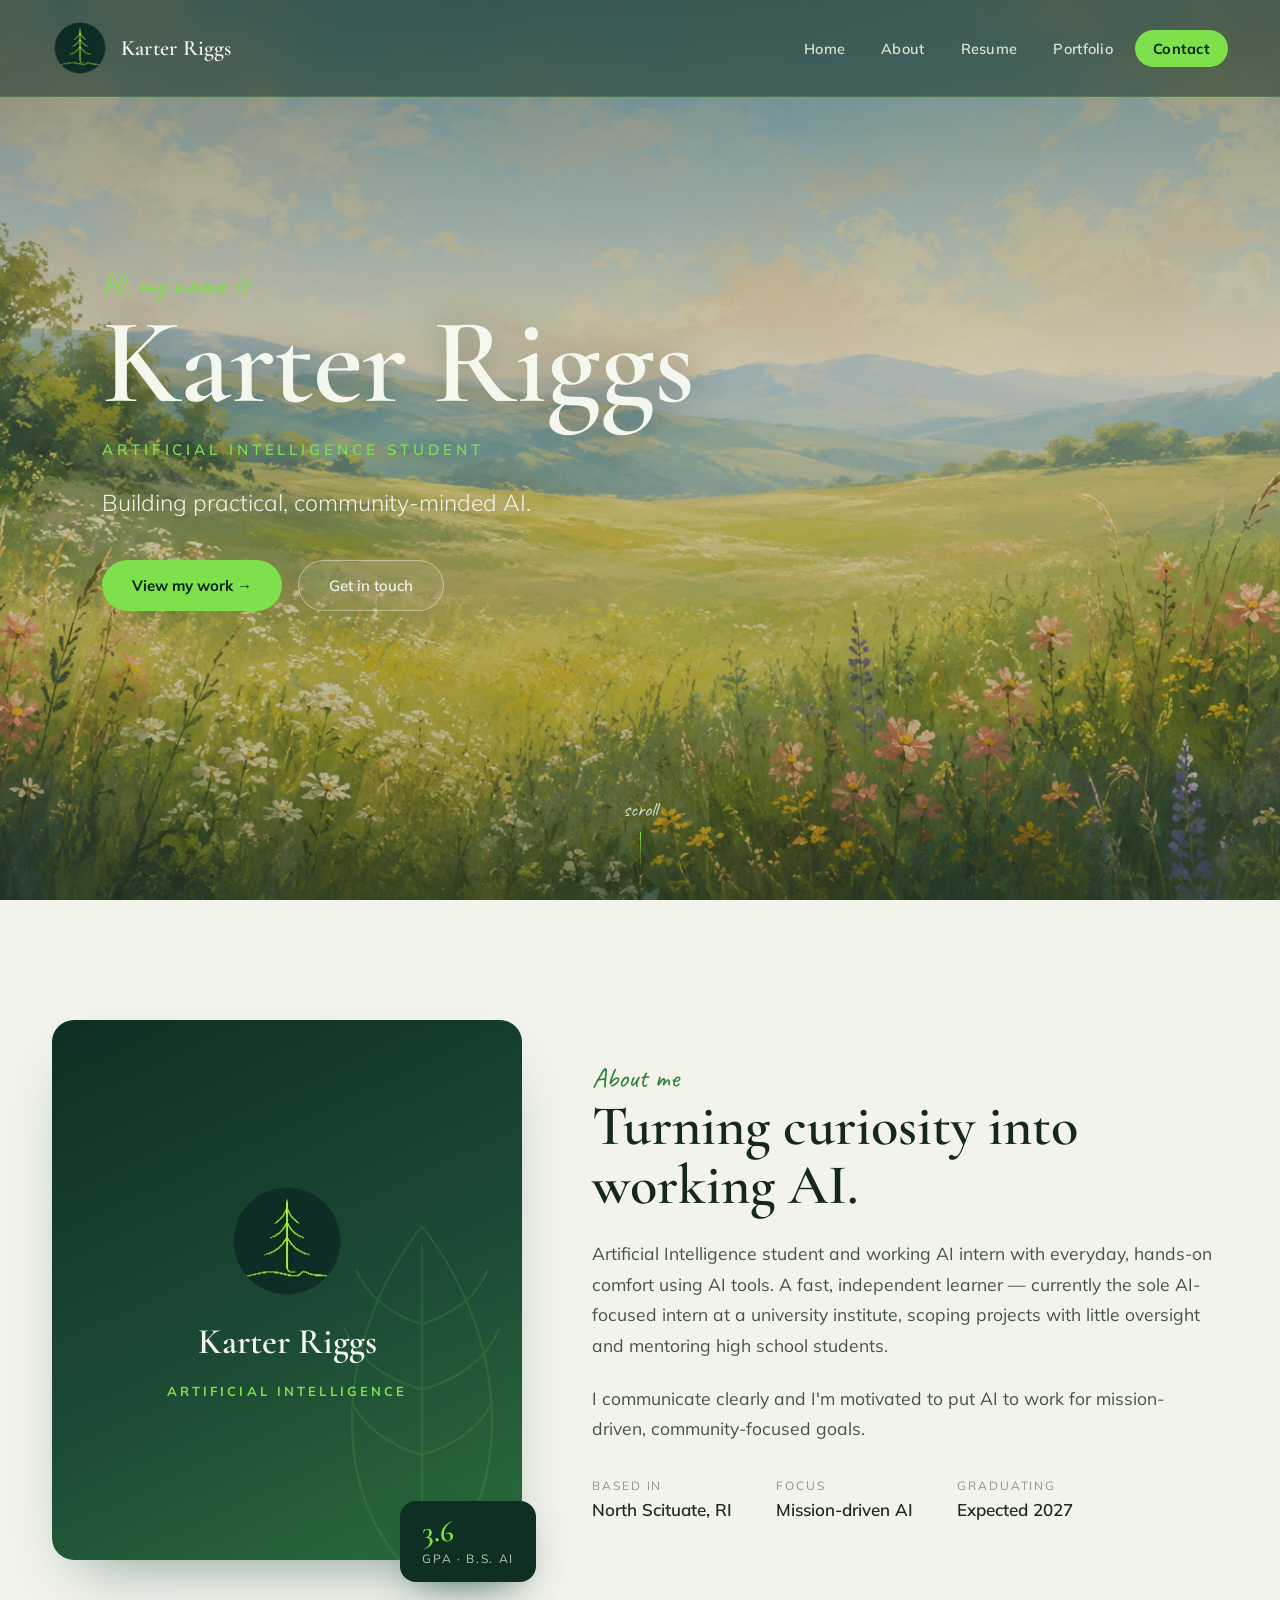
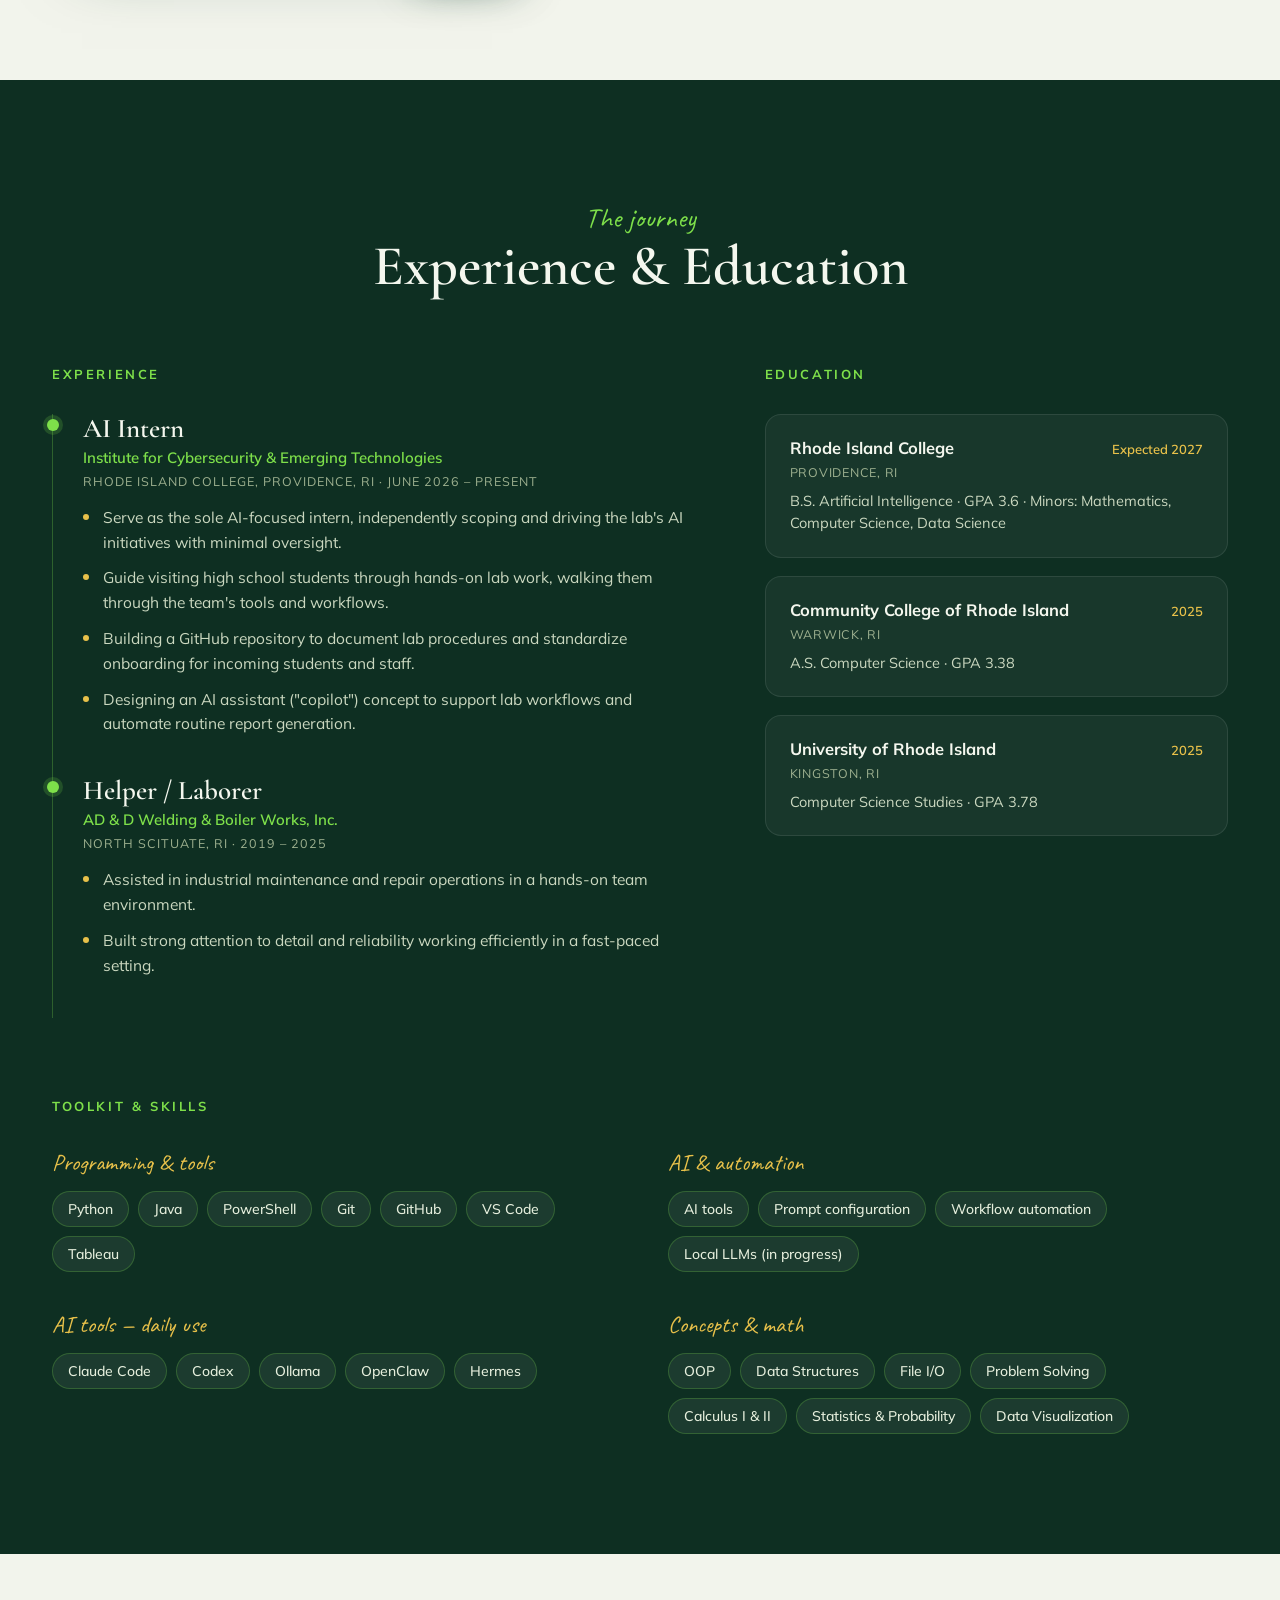
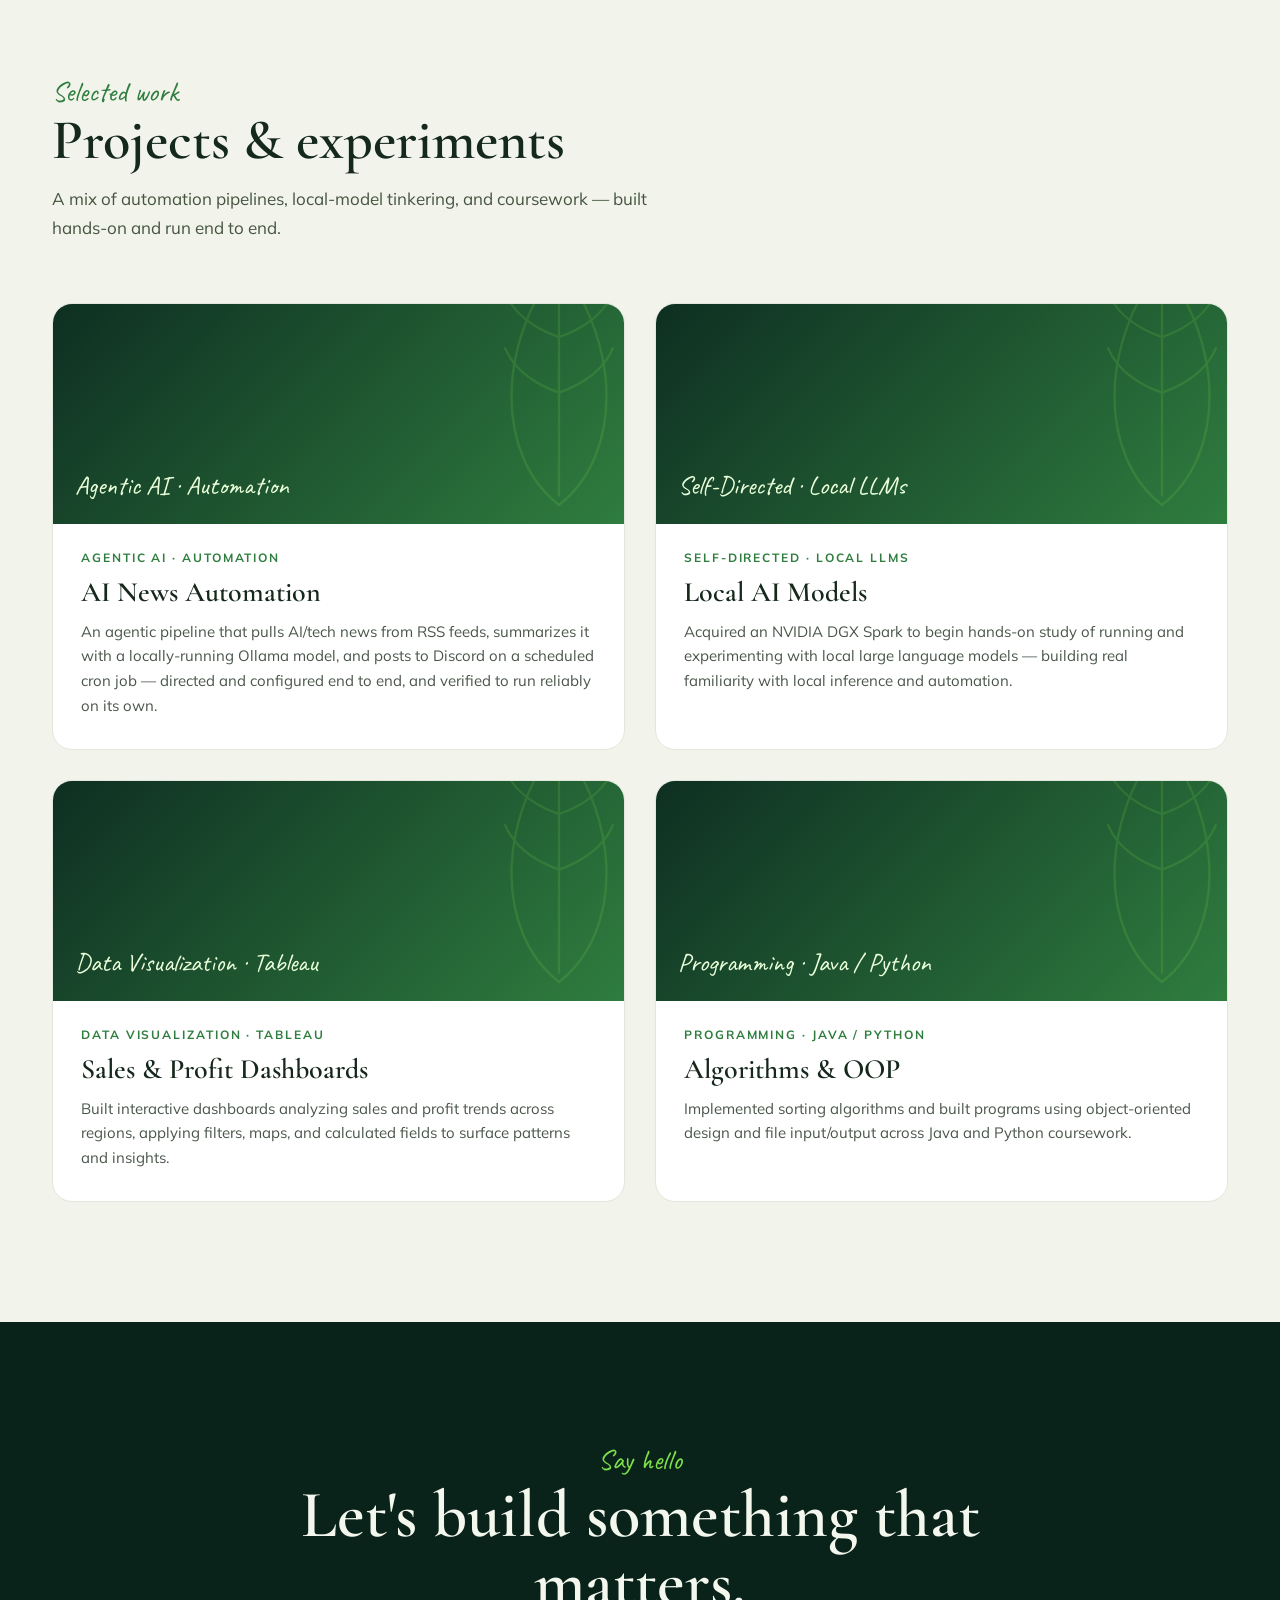
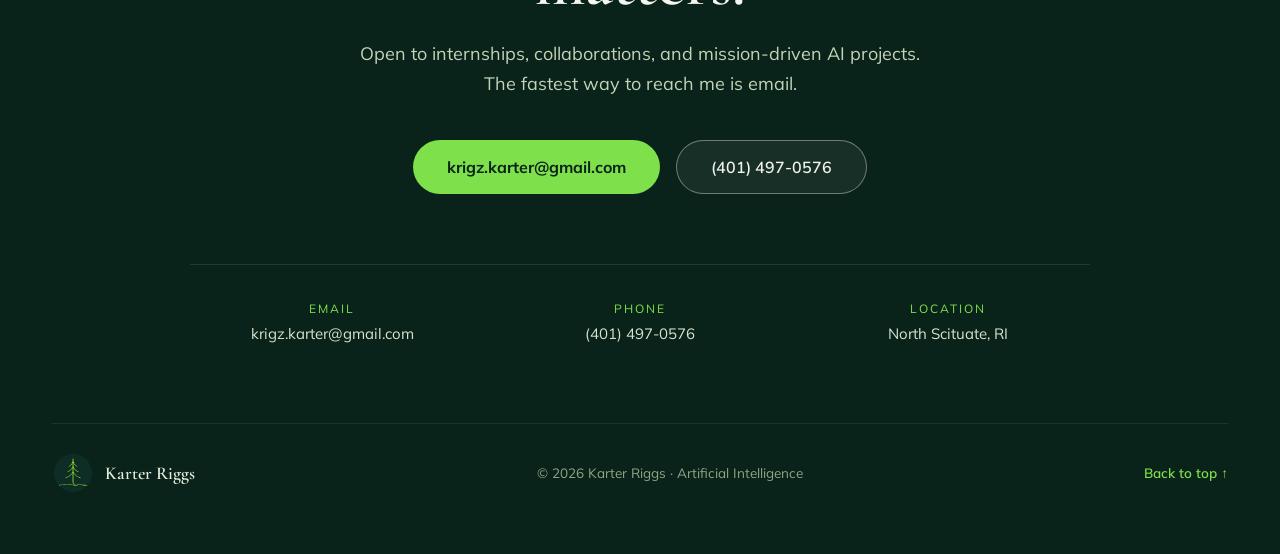
<file: index.html>
<!DOCTYPE html>
<html lang="en">
<head>
<meta charset="utf-8">
<meta name="viewport" content="width=device-width, initial-scale=1">
<title>Karter Riggs — Artificial Intelligence Student & Portfolio</title>
<meta name="description" content="Karter Riggs — Artificial Intelligence student and working AI intern. Building practical, community-minded AI: local LLMs, agentic automation, and AI tooling.">
<meta name="author" content="Karter Riggs">
<meta property="og:title" content="Karter Riggs — AI Student & Portfolio">
<meta property="og:description" content="Building practical, community-minded AI.">
<meta property="og:type" content="website">
<link rel="preconnect" href="https://fonts.googleapis.com">
<link rel="preconnect" href="https://fonts.gstatic.com" crossorigin>
<link href="https://fonts.googleapis.com/css2?family=Cormorant+Garamond:wght@500;600;700&family=Mulish:wght@300;400;500;600;700;800&family=Caveat:wght@500;600&display=swap" rel="stylesheet">
<link rel="icon" href="logo.png">
<style>
  html { scroll-behavior: smooth; scroll-padding-top: 92px; }
  body { margin: 0; background: #f2f4ec; -webkit-font-smoothing: antialiased; }
  * { box-sizing: border-box; }
  ::selection { background: #7ee04a; color: #0a231a; }
  @keyframes scrollpulse { 0%{ transform: translateY(0); opacity:.9 } 50%{ transform: translateY(10px); opacity:.3 } 100%{ transform: translateY(0); opacity:.9 } }
  a { -webkit-tap-highlight-color: transparent; }

  /* hover states */
  .navlink { transition: color .25s ease, background .25s ease; }
  .navlink:hover { color:#7ee04a; background:rgba(126,224,74,0.1); }
  .btn-lime { transition: filter .25s ease, transform .25s ease; }
  .btn-lime:hover { filter:brightness(1.08); transform:translateY(-2px); }
  .btn-ghost { transition: background .25s ease, transform .25s ease; }
  .btn-ghost:hover { background:rgba(255,255,255,0.14); transform:translateY(-2px); }
  .proj-card { transition: transform .35s cubic-bezier(.2,.7,.2,1), box-shadow .35s ease; }
  .proj-card:hover { transform:translateY(-8px); box-shadow:0 30px 60px -34px rgba(15,61,46,0.55); }

  /* scroll reveal */
  .reveal { opacity:0; transform:translateY(30px); transition:opacity .9s cubic-bezier(.2,.7,.2,1), transform .9s cubic-bezier(.2,.7,.2,1); }
  .reveal.in { opacity:1; transform:none; }
  @media (prefers-reduced-motion: reduce){ .reveal{opacity:1 !important;transform:none !important;} }

  /* responsive (desktop layout unchanged; only stacks on small screens) */
  @media (max-width: 900px){
    .about-grid, .resume-grid, .skills-grid, .projects-grid, .contact-info { grid-template-columns: 1fr !important; }
    .sec { padding: 84px 22px !important; }
    nav[data-nav]{ padding:14px 20px !important; }
    .about-portrait{ height:420px !important; }
    .foot-row{ justify-content:center !important; text-align:center !important; }
  }
</style>
</head>
<body>
<div style="font-family:'Mulish',sans-serif;color:#1c2a1e;overflow-x:hidden;">

  <!-- ============ NAV ============ -->
  <nav data-nav style="position:fixed;top:0;left:0;right:0;z-index:60;display:flex;align-items:center;justify-content:space-between;padding:20px 52px;background:rgba(14,47,34,0.5);backdrop-filter:blur(12px);-webkit-backdrop-filter:blur(12px);border-bottom:1px solid rgba(126,224,74,0.16);transition:background .45s ease, padding .45s ease, box-shadow .45s ease;">
    <a href="#home" style="display:flex;align-items:center;gap:13px;text-decoration:none;">
      <img src="logo.png" alt="Karter Riggs logo" style="width:56px;height:56px;display:block;object-fit:contain;">
      <span style="font-family:'Cormorant Garamond',serif;font-size:22px;font-weight:600;color:#f2f4ec;letter-spacing:.01em;">Karter Riggs</span>
    </a>
    <div style="display:flex;align-items:center;gap:8px;flex-wrap:wrap;">
      <a href="#home" class="navlink" style="text-decoration:none;color:#dbe6d3;font-size:14.5px;font-weight:600;letter-spacing:.02em;padding:8px 14px;border-radius:999px;">Home</a>
      <a href="#about" class="navlink" style="text-decoration:none;color:#dbe6d3;font-size:14.5px;font-weight:600;letter-spacing:.02em;padding:8px 14px;border-radius:999px;">About</a>
      <a href="#resume" class="navlink" style="text-decoration:none;color:#dbe6d3;font-size:14.5px;font-weight:600;letter-spacing:.02em;padding:8px 14px;border-radius:999px;">Resume</a>
      <a href="#portfolio" class="navlink" style="text-decoration:none;color:#dbe6d3;font-size:14.5px;font-weight:600;letter-spacing:.02em;padding:8px 14px;border-radius:999px;">Portfolio</a>
      <a href="#contact" class="btn-lime" style="text-decoration:none;color:#0a231a;background:#7ee04a;font-size:14.5px;font-weight:700;letter-spacing:.02em;padding:9px 18px;border-radius:999px;">Contact</a>
    </div>
  </nav>

  <!-- ============ HERO ============ -->
  <section id="home" style="position:relative;min-height:100vh;display:flex;align-items:center;overflow:hidden;">
    <div style="position:absolute;inset:0;width:100%;height:100%;z-index:0;background:url('painted-meadow.png') center center / cover no-repeat;"></div>
    <div style="position:absolute;inset:0;z-index:1;pointer-events:none;opacity:.55;background:linear-gradient(180deg, rgba(10,35,26,0.78) 0%, rgba(10,35,26,0.30) 42%, rgba(10,35,26,0.55) 100%);"></div>
    <div style="position:relative;z-index:2;max-width:1180px;margin:0 auto;padding:120px 52px 140px;width:100%;pointer-events:none;">
      <div style="max-width:760px;">
        <div class="reveal" style="font-family:'Caveat',cursive;font-size:30px;color:#7ee04a;line-height:1;margin-bottom:6px;">Hi, my name is</div>
        <h1 class="reveal" data-reveal-delay="80ms" style="font-family:'Cormorant Garamond',serif;font-weight:600;font-size:clamp(58px,9.5vw,140px);line-height:0.95;letter-spacing:-0.01em;color:#f4f7ee;margin:0 0 18px;text-shadow:0 2px 40px rgba(6,20,14,0.45);">Karter Riggs</h1>
        <div class="reveal" data-reveal-delay="160ms" style="display:inline-block;font-weight:600;font-size:15px;letter-spacing:0.26em;text-transform:uppercase;color:#7ee04a;margin-bottom:26px;">Artificial Intelligence Student</div>
        <p class="reveal" data-reveal-delay="230ms" style="font-family:'Mulish',sans-serif;font-weight:300;font-size:clamp(18px,2vw,23px);line-height:1.6;color:#eef3e6;max-width:600px;margin:0 0 38px;text-shadow:0 1px 20px rgba(6,20,14,0.4);">Building practical, community-minded AI.</p>
        <div class="reveal" data-reveal-delay="300ms" style="display:flex;gap:16px;flex-wrap:wrap;pointer-events:auto;">
          <a href="#portfolio" class="btn-lime" style="display:inline-flex;align-items:center;gap:9px;text-decoration:none;background:#7ee04a;color:#0a231a;font-weight:700;font-size:15px;padding:15px 30px;border-radius:999px;">View my work →</a>
          <a href="#contact" class="btn-ghost" style="display:inline-flex;align-items:center;gap:9px;text-decoration:none;background:rgba(255,255,255,0.06);color:#f2f4ec;font-weight:600;font-size:15px;padding:15px 30px;border-radius:999px;border:1px solid rgba(242,244,236,0.45);">Get in touch</a>
        </div>
      </div>
    </div>
    <div style="position:absolute;bottom:28px;left:50%;transform:translateX(-50%);z-index:2;pointer-events:none;display:flex;flex-direction:column;align-items:center;gap:10px;color:#cfe0c4;">
      <span style="font-family:'Caveat',cursive;font-size:20px;">scroll</span>
      <span style="display:block;width:1px;height:40px;background:linear-gradient(#7ee04a, transparent);animation:scrollpulse 2.2s ease-in-out infinite;"></span>
    </div>
  </section>

  <!-- ============ ABOUT ============ -->
  <section id="about" class="sec" style="background:#f2f4ec;padding:120px 52px;">
    <div class="about-grid" style="max-width:1180px;margin:0 auto;display:grid;grid-template-columns:0.85fr 1.15fr;gap:70px;align-items:center;">
      <div class="reveal" style="position:relative;">
        <div class="about-portrait" style="position:relative;width:100%;height:540px;border-radius:22px;overflow:hidden;box-shadow:0 30px 60px -30px rgba(15,61,46,0.5);background:linear-gradient(155deg,#0e2f22 0%,#1c4a34 55%,#2f7d3f 120%);display:flex;flex-direction:column;align-items:center;justify-content:center;gap:20px;">
          <svg viewBox="0 0 240 320" aria-hidden="true" fill="none" stroke="#7ee04a" stroke-width="2" stroke-linecap="round" stroke-linejoin="round" style="position:absolute;right:-40px;bottom:-30px;width:280px;opacity:.12;">
            <path d="M120 312 C40 250 40 110 120 8 C200 110 200 250 120 312 Z"/><path d="M120 300 L120 24"/>
            <path d="M120 92 C150 82 168 66 176 46"/><path d="M120 92 C90 82 72 66 64 46"/>
            <path d="M120 148 C154 138 176 120 186 96"/><path d="M120 148 C86 138 64 120 54 96"/>
            <path d="M120 204 C150 195 170 179 180 159"/><path d="M120 204 C90 195 70 179 60 159"/>
          </svg>
          <img src="logo.png" alt="Karter Riggs logo" style="width:118px;height:118px;object-fit:contain;position:relative;">
          <div style="font-family:'Cormorant Garamond',serif;font-size:36px;font-weight:600;color:#f4f7ee;position:relative;">Karter Riggs</div>
          <div style="font-size:13px;letter-spacing:.24em;text-transform:uppercase;color:#7ee04a;font-weight:700;position:relative;">Artificial Intelligence</div>
        </div>
        <div style="position:absolute;bottom:-22px;right:-14px;background:#0e2f22;color:#f2f4ec;padding:16px 22px;border-radius:16px;box-shadow:0 18px 40px -18px rgba(15,61,46,0.7);">
          <div style="font-family:'Cormorant Garamond',serif;font-size:30px;font-weight:600;line-height:1;color:#7ee04a;">3.6</div>
          <div style="font-size:12px;letter-spacing:.14em;text-transform:uppercase;color:#b8c9ad;margin-top:4px;">GPA · B.S. AI</div>
        </div>
      </div>
      <div class="reveal" data-reveal-delay="120ms">
        <div style="font-family:'Caveat',cursive;font-size:28px;color:#2f7d3f;margin-bottom:2px;">About me</div>
        <h2 style="font-family:'Cormorant Garamond',serif;font-weight:600;font-size:clamp(34px,4.4vw,58px);line-height:1.04;color:#15281c;margin:0 0 24px;">Turning curiosity into working&nbsp;AI.</h2>
        <p style="font-size:17.5px;line-height:1.75;color:#45543f;margin:0 0 22px;max-width:620px;">Artificial Intelligence student and working AI intern with everyday, hands-on comfort using AI tools. A fast, independent learner — currently the sole AI-focused intern at a university institute, scoping projects with little oversight and mentoring high school students.</p>
        <p style="font-size:17.5px;line-height:1.75;color:#45543f;margin:0 0 34px;max-width:620px;">I communicate clearly and I'm motivated to put AI to work for mission-driven, community-focused goals.</p>
        <div style="display:flex;gap:44px;flex-wrap:wrap;">
          <div>
            <div style="font-size:12px;letter-spacing:.16em;text-transform:uppercase;color:#8a9a7f;margin-bottom:6px;">Based in</div>
            <div style="font-size:17px;font-weight:600;color:#1c2a1e;">North Scituate, RI</div>
          </div>
          <div>
            <div style="font-size:12px;letter-spacing:.16em;text-transform:uppercase;color:#8a9a7f;margin-bottom:6px;">Focus</div>
            <div style="font-size:17px;font-weight:600;color:#1c2a1e;">Mission-driven AI</div>
          </div>
          <div>
            <div style="font-size:12px;letter-spacing:.16em;text-transform:uppercase;color:#8a9a7f;margin-bottom:6px;">Graduating</div>
            <div style="font-size:17px;font-weight:600;color:#1c2a1e;">Expected 2027</div>
          </div>
        </div>
      </div>
    </div>
  </section>

  <!-- ============ RESUME ============ -->
  <section id="resume" class="sec" style="background:#0e2f22;padding:120px 52px;position:relative;">
    <div style="max-width:1180px;margin:0 auto;">
      <div class="reveal" style="text-align:center;margin-bottom:70px;">
        <div style="font-family:'Caveat',cursive;font-size:28px;color:#7ee04a;margin-bottom:2px;">The journey</div>
        <h2 style="font-family:'Cormorant Garamond',serif;font-weight:600;font-size:clamp(34px,4.4vw,58px);line-height:1.04;color:#f4f7ee;margin:0;">Experience &amp; Education</h2>
      </div>

      <div class="resume-grid" style="display:grid;grid-template-columns:1.4fr 1fr;gap:64px;">
        <!-- Experience -->
        <div>
          <div style="font-size:13px;letter-spacing:.2em;text-transform:uppercase;color:#7ee04a;font-weight:700;margin-bottom:32px;">Experience</div>

          <div class="reveal" style="position:relative;padding-left:30px;padding-bottom:40px;border-left:1px solid rgba(126,224,74,0.28);">
            <span style="position:absolute;left:-6.5px;top:5px;width:12px;height:12px;border-radius:50%;background:#7ee04a;box-shadow:0 0 0 4px rgba(126,224,74,0.18);"></span>
            <h3 style="font-family:'Cormorant Garamond',serif;font-weight:600;font-size:27px;line-height:1.12;color:#f4f7ee;margin:0 0 4px;">AI Intern</h3>
            <div style="font-size:15px;font-weight:600;color:#7ee04a;margin-bottom:6px;">Institute for Cybersecurity &amp; Emerging Technologies</div>
            <div style="font-size:12.5px;letter-spacing:.08em;text-transform:uppercase;color:#9db08f;margin-bottom:16px;">Rhode Island College, Providence, RI · June 2026 – Present</div>
            <ul style="list-style:none;margin:0;padding:0;display:flex;flex-direction:column;gap:11px;">
              <li style="position:relative;padding-left:20px;font-size:15.5px;line-height:1.6;color:#cbd8c0;"><span style="position:absolute;left:0;top:9px;width:6px;height:6px;border-radius:50%;background:#e8c14a;"></span>Serve as the sole AI-focused intern, independently scoping and driving the lab's AI initiatives with minimal oversight.</li>
              <li style="position:relative;padding-left:20px;font-size:15.5px;line-height:1.6;color:#cbd8c0;"><span style="position:absolute;left:0;top:9px;width:6px;height:6px;border-radius:50%;background:#e8c14a;"></span>Guide visiting high school students through hands-on lab work, walking them through the team's tools and workflows.</li>
              <li style="position:relative;padding-left:20px;font-size:15.5px;line-height:1.6;color:#cbd8c0;"><span style="position:absolute;left:0;top:9px;width:6px;height:6px;border-radius:50%;background:#e8c14a;"></span>Building a GitHub repository to document lab procedures and standardize onboarding for incoming students and staff.</li>
              <li style="position:relative;padding-left:20px;font-size:15.5px;line-height:1.6;color:#cbd8c0;"><span style="position:absolute;left:0;top:9px;width:6px;height:6px;border-radius:50%;background:#e8c14a;"></span>Designing an AI assistant ("copilot") concept to support lab workflows and automate routine report generation.</li>
            </ul>
          </div>

          <div class="reveal" style="position:relative;padding-left:30px;padding-bottom:40px;border-left:1px solid rgba(126,224,74,0.28);">
            <span style="position:absolute;left:-6.5px;top:5px;width:12px;height:12px;border-radius:50%;background:#7ee04a;box-shadow:0 0 0 4px rgba(126,224,74,0.18);"></span>
            <h3 style="font-family:'Cormorant Garamond',serif;font-weight:600;font-size:27px;line-height:1.12;color:#f4f7ee;margin:0 0 4px;">Helper / Laborer</h3>
            <div style="font-size:15px;font-weight:600;color:#7ee04a;margin-bottom:6px;">AD &amp; D Welding &amp; Boiler Works, Inc.</div>
            <div style="font-size:12.5px;letter-spacing:.08em;text-transform:uppercase;color:#9db08f;margin-bottom:16px;">North Scituate, RI · 2019 – 2025</div>
            <ul style="list-style:none;margin:0;padding:0;display:flex;flex-direction:column;gap:11px;">
              <li style="position:relative;padding-left:20px;font-size:15.5px;line-height:1.6;color:#cbd8c0;"><span style="position:absolute;left:0;top:9px;width:6px;height:6px;border-radius:50%;background:#e8c14a;"></span>Assisted in industrial maintenance and repair operations in a hands-on team environment.</li>
              <li style="position:relative;padding-left:20px;font-size:15.5px;line-height:1.6;color:#cbd8c0;"><span style="position:absolute;left:0;top:9px;width:6px;height:6px;border-radius:50%;background:#e8c14a;"></span>Built strong attention to detail and reliability working efficiently in a fast-paced setting.</li>
            </ul>
          </div>
        </div>

        <!-- Education -->
        <div>
          <div style="font-size:13px;letter-spacing:.2em;text-transform:uppercase;color:#7ee04a;font-weight:700;margin-bottom:32px;">Education</div>
          <div style="display:flex;flex-direction:column;gap:18px;">
            <div class="reveal" style="background:rgba(255,255,255,0.045);border:1px solid rgba(255,255,255,0.09);border-radius:16px;padding:22px 24px;">
              <div style="display:flex;justify-content:space-between;align-items:baseline;gap:12px;margin-bottom:6px;">
                <div style="font-size:16.5px;font-weight:700;color:#f4f7ee;">Rhode Island College</div>
                <div style="font-size:13px;font-weight:600;color:#e8c14a;white-space:nowrap;">Expected 2027</div>
              </div>
              <div style="font-size:12.5px;letter-spacing:.06em;text-transform:uppercase;color:#9db08f;margin-bottom:10px;">Providence, RI</div>
              <div style="font-size:14.5px;line-height:1.55;color:#cbd8c0;">B.S. Artificial Intelligence · GPA 3.6 · Minors: Mathematics, Computer Science, Data Science</div>
            </div>
            <div class="reveal" style="background:rgba(255,255,255,0.045);border:1px solid rgba(255,255,255,0.09);border-radius:16px;padding:22px 24px;">
              <div style="display:flex;justify-content:space-between;align-items:baseline;gap:12px;margin-bottom:6px;">
                <div style="font-size:16.5px;font-weight:700;color:#f4f7ee;">Community College of Rhode Island</div>
                <div style="font-size:13px;font-weight:600;color:#e8c14a;white-space:nowrap;">2025</div>
              </div>
              <div style="font-size:12.5px;letter-spacing:.06em;text-transform:uppercase;color:#9db08f;margin-bottom:10px;">Warwick, RI</div>
              <div style="font-size:14.5px;line-height:1.55;color:#cbd8c0;">A.S. Computer Science · GPA 3.38</div>
            </div>
            <div class="reveal" style="background:rgba(255,255,255,0.045);border:1px solid rgba(255,255,255,0.09);border-radius:16px;padding:22px 24px;">
              <div style="display:flex;justify-content:space-between;align-items:baseline;gap:12px;margin-bottom:6px;">
                <div style="font-size:16.5px;font-weight:700;color:#f4f7ee;">University of Rhode Island</div>
                <div style="font-size:13px;font-weight:600;color:#e8c14a;white-space:nowrap;">2025</div>
              </div>
              <div style="font-size:12.5px;letter-spacing:.06em;text-transform:uppercase;color:#9db08f;margin-bottom:10px;">Kingston, RI</div>
              <div style="font-size:14.5px;line-height:1.55;color:#cbd8c0;">Computer Science Studies · GPA 3.78</div>
            </div>
          </div>
        </div>
      </div>

      <!-- Skills -->
      <div style="margin-top:80px;">
        <div class="reveal" style="font-size:13px;letter-spacing:.2em;text-transform:uppercase;color:#7ee04a;font-weight:700;margin-bottom:34px;">Toolkit &amp; skills</div>
        <div class="skills-grid" style="display:grid;grid-template-columns:repeat(2,1fr);gap:38px 56px;">
          <div class="reveal">
            <div style="font-family:'Caveat',cursive;font-size:23px;color:#e8c14a;margin-bottom:14px;">Programming &amp; tools</div>
            <div style="display:flex;flex-wrap:wrap;gap:9px;">
              <span style="font-size:14px;font-weight:500;color:#e6efdd;background:rgba(255,255,255,0.06);border:1px solid rgba(126,224,74,0.24);border-radius:999px;padding:8px 15px;">Python</span>
              <span style="font-size:14px;font-weight:500;color:#e6efdd;background:rgba(255,255,255,0.06);border:1px solid rgba(126,224,74,0.24);border-radius:999px;padding:8px 15px;">Java</span>
              <span style="font-size:14px;font-weight:500;color:#e6efdd;background:rgba(255,255,255,0.06);border:1px solid rgba(126,224,74,0.24);border-radius:999px;padding:8px 15px;">PowerShell</span>
              <span style="font-size:14px;font-weight:500;color:#e6efdd;background:rgba(255,255,255,0.06);border:1px solid rgba(126,224,74,0.24);border-radius:999px;padding:8px 15px;">Git</span>
              <span style="font-size:14px;font-weight:500;color:#e6efdd;background:rgba(255,255,255,0.06);border:1px solid rgba(126,224,74,0.24);border-radius:999px;padding:8px 15px;">GitHub</span>
              <span style="font-size:14px;font-weight:500;color:#e6efdd;background:rgba(255,255,255,0.06);border:1px solid rgba(126,224,74,0.24);border-radius:999px;padding:8px 15px;">VS Code</span>
              <span style="font-size:14px;font-weight:500;color:#e6efdd;background:rgba(255,255,255,0.06);border:1px solid rgba(126,224,74,0.24);border-radius:999px;padding:8px 15px;">Tableau</span>
            </div>
          </div>
          <div class="reveal">
            <div style="font-family:'Caveat',cursive;font-size:23px;color:#e8c14a;margin-bottom:14px;">AI &amp; automation</div>
            <div style="display:flex;flex-wrap:wrap;gap:9px;">
              <span style="font-size:14px;font-weight:500;color:#e6efdd;background:rgba(255,255,255,0.06);border:1px solid rgba(126,224,74,0.24);border-radius:999px;padding:8px 15px;">AI tools</span>
              <span style="font-size:14px;font-weight:500;color:#e6efdd;background:rgba(255,255,255,0.06);border:1px solid rgba(126,224,74,0.24);border-radius:999px;padding:8px 15px;">Prompt configuration</span>
              <span style="font-size:14px;font-weight:500;color:#e6efdd;background:rgba(255,255,255,0.06);border:1px solid rgba(126,224,74,0.24);border-radius:999px;padding:8px 15px;">Workflow automation</span>
              <span style="font-size:14px;font-weight:500;color:#e6efdd;background:rgba(255,255,255,0.06);border:1px solid rgba(126,224,74,0.24);border-radius:999px;padding:8px 15px;">Local LLMs (in progress)</span>
            </div>
          </div>
          <div class="reveal">
            <div style="font-family:'Caveat',cursive;font-size:23px;color:#e8c14a;margin-bottom:14px;">AI tools — daily use</div>
            <div style="display:flex;flex-wrap:wrap;gap:9px;">
              <span style="font-size:14px;font-weight:500;color:#e6efdd;background:rgba(255,255,255,0.06);border:1px solid rgba(126,224,74,0.24);border-radius:999px;padding:8px 15px;">Claude Code</span>
              <span style="font-size:14px;font-weight:500;color:#e6efdd;background:rgba(255,255,255,0.06);border:1px solid rgba(126,224,74,0.24);border-radius:999px;padding:8px 15px;">Codex</span>
              <span style="font-size:14px;font-weight:500;color:#e6efdd;background:rgba(255,255,255,0.06);border:1px solid rgba(126,224,74,0.24);border-radius:999px;padding:8px 15px;">Ollama</span>
              <span style="font-size:14px;font-weight:500;color:#e6efdd;background:rgba(255,255,255,0.06);border:1px solid rgba(126,224,74,0.24);border-radius:999px;padding:8px 15px;">OpenClaw</span>
              <span style="font-size:14px;font-weight:500;color:#e6efdd;background:rgba(255,255,255,0.06);border:1px solid rgba(126,224,74,0.24);border-radius:999px;padding:8px 15px;">Hermes</span>
            </div>
          </div>
          <div class="reveal">
            <div style="font-family:'Caveat',cursive;font-size:23px;color:#e8c14a;margin-bottom:14px;">Concepts &amp; math</div>
            <div style="display:flex;flex-wrap:wrap;gap:9px;">
              <span style="font-size:14px;font-weight:500;color:#e6efdd;background:rgba(255,255,255,0.06);border:1px solid rgba(126,224,74,0.24);border-radius:999px;padding:8px 15px;">OOP</span>
              <span style="font-size:14px;font-weight:500;color:#e6efdd;background:rgba(255,255,255,0.06);border:1px solid rgba(126,224,74,0.24);border-radius:999px;padding:8px 15px;">Data Structures</span>
              <span style="font-size:14px;font-weight:500;color:#e6efdd;background:rgba(255,255,255,0.06);border:1px solid rgba(126,224,74,0.24);border-radius:999px;padding:8px 15px;">File I/O</span>
              <span style="font-size:14px;font-weight:500;color:#e6efdd;background:rgba(255,255,255,0.06);border:1px solid rgba(126,224,74,0.24);border-radius:999px;padding:8px 15px;">Problem Solving</span>
              <span style="font-size:14px;font-weight:500;color:#e6efdd;background:rgba(255,255,255,0.06);border:1px solid rgba(126,224,74,0.24);border-radius:999px;padding:8px 15px;">Calculus I &amp; II</span>
              <span style="font-size:14px;font-weight:500;color:#e6efdd;background:rgba(255,255,255,0.06);border:1px solid rgba(126,224,74,0.24);border-radius:999px;padding:8px 15px;">Statistics &amp; Probability</span>
              <span style="font-size:14px;font-weight:500;color:#e6efdd;background:rgba(255,255,255,0.06);border:1px solid rgba(126,224,74,0.24);border-radius:999px;padding:8px 15px;">Data Visualization</span>
            </div>
          </div>
        </div>
      </div>
    </div>
  </section>

  <!-- ============ PORTFOLIO ============ -->
  <section id="portfolio" class="sec" style="background:#f2f4ec;padding:120px 52px;">
    <div style="max-width:1180px;margin:0 auto;">
      <div class="reveal" style="margin-bottom:60px;max-width:640px;">
        <div style="font-family:'Caveat',cursive;font-size:28px;color:#2f7d3f;margin-bottom:2px;">Selected work</div>
        <h2 style="font-family:'Cormorant Garamond',serif;font-weight:600;font-size:clamp(34px,4.4vw,58px);line-height:1.04;color:#15281c;margin:0 0 16px;">Projects &amp; experiments</h2>
        <p style="font-size:17px;line-height:1.7;color:#45543f;margin:0;">A mix of automation pipelines, local-model tinkering, and coursework — built hands-on and run end to end.</p>
      </div>
      <div class="projects-grid" style="display:grid;grid-template-columns:repeat(2,1fr);gap:30px;">

        <a href="projects/ai-news-automation.html" class="reveal proj-card" style="display:block;text-decoration:none;background:#ffffff;border:1px solid #e3e7db;border-radius:20px;overflow:hidden;">
          <div style="position:relative;width:100%;height:220px;overflow:hidden;background:linear-gradient(135deg,#0e2f22 0%,#2f7d3f 100%);display:flex;align-items:flex-end;padding:22px;">
            <svg viewBox="0 0 240 320" aria-hidden="true" fill="none" stroke="#7ee04a" stroke-width="3" stroke-linecap="round" stroke-linejoin="round" style="position:absolute;right:-30px;top:-46px;width:190px;opacity:.16;">
              <path d="M120 312 C40 250 40 110 120 8 C200 110 200 250 120 312 Z"/><path d="M120 300 L120 24"/>
              <path d="M120 100 C154 88 178 68 188 44"/><path d="M120 100 C86 88 62 68 52 44"/>
              <path d="M120 170 C154 158 178 138 188 114"/><path d="M120 170 C86 158 62 138 52 114"/>
            </svg>
            <span style="position:relative;font-family:'Caveat',cursive;font-size:26px;color:#eaffd9;">Agentic AI · Automation</span>
          </div>
          <div style="padding:26px 28px 30px;">
            <div style="font-size:12px;letter-spacing:.16em;text-transform:uppercase;color:#2f7d3f;font-weight:700;margin-bottom:12px;">Agentic AI · Automation</div>
            <h3 style="font-family:'Cormorant Garamond',serif;font-weight:600;font-size:28px;line-height:1.1;color:#16281c;margin:0 0 12px;">AI News Automation</h3>
            <p style="font-size:15px;line-height:1.65;color:#4a564a;margin:0;">An agentic pipeline that pulls AI/tech news from RSS feeds, summarizes it with a locally-running Ollama model, and posts to Discord on a scheduled cron job — directed and configured end to end, and verified to run reliably on its own.</p>
          </div>
        </a>

        <div class="reveal proj-card" style="background:#ffffff;border:1px solid #e3e7db;border-radius:20px;overflow:hidden;">
          <div style="position:relative;width:100%;height:220px;overflow:hidden;background:linear-gradient(135deg,#0e2f22 0%,#2f7d3f 100%);display:flex;align-items:flex-end;padding:22px;">
            <svg viewBox="0 0 240 320" aria-hidden="true" fill="none" stroke="#7ee04a" stroke-width="3" stroke-linecap="round" stroke-linejoin="round" style="position:absolute;right:-30px;top:-46px;width:190px;opacity:.16;">
              <path d="M120 312 C40 250 40 110 120 8 C200 110 200 250 120 312 Z"/><path d="M120 300 L120 24"/>
              <path d="M120 100 C154 88 178 68 188 44"/><path d="M120 100 C86 88 62 68 52 44"/>
              <path d="M120 170 C154 158 178 138 188 114"/><path d="M120 170 C86 158 62 138 52 114"/>
            </svg>
            <span style="position:relative;font-family:'Caveat',cursive;font-size:26px;color:#eaffd9;">Self-Directed · Local LLMs</span>
          </div>
          <div style="padding:26px 28px 30px;">
            <div style="font-size:12px;letter-spacing:.16em;text-transform:uppercase;color:#2f7d3f;font-weight:700;margin-bottom:12px;">Self-Directed · Local LLMs</div>
            <h3 style="font-family:'Cormorant Garamond',serif;font-weight:600;font-size:28px;line-height:1.1;color:#16281c;margin:0 0 12px;">Local AI Models</h3>
            <p style="font-size:15px;line-height:1.65;color:#4a564a;margin:0;">Acquired an NVIDIA DGX Spark to begin hands-on study of running and experimenting with local large language models — building real familiarity with local inference and automation.</p>
          </div>
        </div>

        <a href="projects/data-visualization.html" class="reveal proj-card" style="display:block;text-decoration:none;background:#ffffff;border:1px solid #e3e7db;border-radius:20px;overflow:hidden;">
          <div style="position:relative;width:100%;height:220px;overflow:hidden;background:linear-gradient(135deg,#0e2f22 0%,#2f7d3f 100%);display:flex;align-items:flex-end;padding:22px;">
            <svg viewBox="0 0 240 320" aria-hidden="true" fill="none" stroke="#7ee04a" stroke-width="3" stroke-linecap="round" stroke-linejoin="round" style="position:absolute;right:-30px;top:-46px;width:190px;opacity:.16;">
              <path d="M120 312 C40 250 40 110 120 8 C200 110 200 250 120 312 Z"/><path d="M120 300 L120 24"/>
              <path d="M120 100 C154 88 178 68 188 44"/><path d="M120 100 C86 88 62 68 52 44"/>
              <path d="M120 170 C154 158 178 138 188 114"/><path d="M120 170 C86 158 62 138 52 114"/>
            </svg>
            <span style="position:relative;font-family:'Caveat',cursive;font-size:26px;color:#eaffd9;">Data Visualization · Tableau</span>
          </div>
          <div style="padding:26px 28px 30px;">
            <div style="font-size:12px;letter-spacing:.16em;text-transform:uppercase;color:#2f7d3f;font-weight:700;margin-bottom:12px;">Data Visualization · Tableau</div>
            <h3 style="font-family:'Cormorant Garamond',serif;font-weight:600;font-size:28px;line-height:1.1;color:#16281c;margin:0 0 12px;">Sales &amp; Profit Dashboards</h3>
            <p style="font-size:15px;line-height:1.65;color:#4a564a;margin:0;">Built interactive dashboards analyzing sales and profit trends across regions, applying filters, maps, and calculated fields to surface patterns and insights.</p>
          </div>
        </a>

        <a href="projects/data-structures.html" class="reveal proj-card" style="display:block;text-decoration:none;background:#ffffff;border:1px solid #e3e7db;border-radius:20px;overflow:hidden;">
          <div style="position:relative;width:100%;height:220px;overflow:hidden;background:linear-gradient(135deg,#0e2f22 0%,#2f7d3f 100%);display:flex;align-items:flex-end;padding:22px;">
            <svg viewBox="0 0 240 320" aria-hidden="true" fill="none" stroke="#7ee04a" stroke-width="3" stroke-linecap="round" stroke-linejoin="round" style="position:absolute;right:-30px;top:-46px;width:190px;opacity:.16;">
              <path d="M120 312 C40 250 40 110 120 8 C200 110 200 250 120 312 Z"/><path d="M120 300 L120 24"/>
              <path d="M120 100 C154 88 178 68 188 44"/><path d="M120 100 C86 88 62 68 52 44"/>
              <path d="M120 170 C154 158 178 138 188 114"/><path d="M120 170 C86 158 62 138 52 114"/>
            </svg>
            <span style="position:relative;font-family:'Caveat',cursive;font-size:26px;color:#eaffd9;">Programming · Java / Python</span>
          </div>
          <div style="padding:26px 28px 30px;">
            <div style="font-size:12px;letter-spacing:.16em;text-transform:uppercase;color:#2f7d3f;font-weight:700;margin-bottom:12px;">Programming · Java / Python</div>
            <h3 style="font-family:'Cormorant Garamond',serif;font-weight:600;font-size:28px;line-height:1.1;color:#16281c;margin:0 0 12px;">Algorithms &amp; OOP</h3>
            <p style="font-size:15px;line-height:1.65;color:#4a564a;margin:0;">Implemented sorting algorithms and built programs using object-oriented design and file input/output across Java and Python coursework.</p>
          </div>
        </a>

      </div>
    </div>
  </section>

  <!-- ============ CONTACT ============ -->
  <section id="contact" class="sec" style="background:#0a231a;padding:120px 52px 60px;">
    <div style="max-width:900px;margin:0 auto;text-align:center;">
      <div class="reveal" style="font-family:'Caveat',cursive;font-size:28px;color:#7ee04a;margin-bottom:4px;">Say hello</div>
      <h2 class="reveal" data-reveal-delay="80ms" style="font-family:'Cormorant Garamond',serif;font-weight:600;font-size:clamp(38px,5.2vw,72px);line-height:1.02;color:#f4f7ee;margin:0 0 22px;">Let's build something that matters.</h2>
      <p class="reveal" data-reveal-delay="150ms" style="font-size:18px;line-height:1.7;color:#c3d3b8;margin:0 auto 40px;max-width:560px;">Open to internships, collaborations, and mission-driven AI projects. The fastest way to reach me is email.</p>
      <div class="reveal" data-reveal-delay="220ms" style="display:flex;gap:16px;flex-wrap:wrap;justify-content:center;margin-bottom:70px;">
        <a href="mailto:krigz.karter@gmail.com" class="btn-lime" style="display:inline-flex;align-items:center;gap:9px;text-decoration:none;background:#7ee04a;color:#0a231a;font-weight:700;font-size:16px;padding:16px 34px;border-radius:999px;">krigz.karter@gmail.com</a>
        <a href="tel:+14014970576" class="btn-ghost" style="display:inline-flex;align-items:center;gap:9px;text-decoration:none;background:rgba(255,255,255,0.06);color:#f2f4ec;font-weight:600;font-size:16px;padding:16px 34px;border-radius:999px;border:1px solid rgba(242,244,236,0.4);">(401) 497-0576</a>
      </div>
      <div class="reveal contact-info" style="display:grid;grid-template-columns:repeat(3,1fr);gap:24px;border-top:1px solid rgba(255,255,255,0.1);padding-top:36px;">
        <div>
          <div style="font-size:12px;letter-spacing:.16em;text-transform:uppercase;color:#7ee04a;margin-bottom:8px;">Email</div>
          <div style="font-size:15px;color:#d8e3cf;word-break:break-word;">krigz.karter@gmail.com</div>
        </div>
        <div>
          <div style="font-size:12px;letter-spacing:.16em;text-transform:uppercase;color:#7ee04a;margin-bottom:8px;">Phone</div>
          <div style="font-size:15px;color:#d8e3cf;">(401) 497-0576</div>
        </div>
        <div>
          <div style="font-size:12px;letter-spacing:.16em;text-transform:uppercase;color:#7ee04a;margin-bottom:8px;">Location</div>
          <div style="font-size:15px;color:#d8e3cf;">North Scituate, RI</div>
        </div>
      </div>
    </div>
    <div class="foot-row" style="max-width:1180px;margin:80px auto 0;display:flex;align-items:center;justify-content:space-between;gap:16px;flex-wrap:wrap;border-top:1px solid rgba(255,255,255,0.08);padding-top:28px;">
      <div style="display:flex;align-items:center;gap:11px;">
        <img src="logo.png" alt="Karter Riggs logo" style="width:42px;height:42px;display:block;object-fit:contain;">
        <span style="font-family:'Cormorant Garamond',serif;font-size:18px;font-weight:600;color:#e6efdd;">Karter Riggs</span>
      </div>
      <div style="font-size:13.5px;color:#8fa585;">© 2026 Karter Riggs · Artificial Intelligence</div>
      <a href="#home" style="text-decoration:none;font-size:13.5px;font-weight:600;color:#7ee04a;">Back to top ↑</a>
    </div>
  </section>

</div>

<script>
(function () {
  "use strict";
  // sticky nav: darken + shrink on scroll
  var nav = document.querySelector("[data-nav]");
  function onScroll() {
    if (!nav) return;
    if (window.scrollY > 40) {
      nav.style.background = "rgba(9,32,24,0.93)";
      nav.style.paddingTop = "13px";
      nav.style.paddingBottom = "13px";
      nav.style.boxShadow = "0 12px 34px rgba(0,0,0,0.28)";
    } else {
      nav.style.background = "rgba(14,47,34,0.5)";
      nav.style.paddingTop = "20px";
      nav.style.paddingBottom = "20px";
      nav.style.boxShadow = "none";
    }
  }
  window.addEventListener("scroll", onScroll, { passive: true });
  onScroll();

  // reveal-on-scroll
  var els = document.querySelectorAll(".reveal");
  els.forEach(function (el) {
    if (el.dataset.revealDelay) el.style.transitionDelay = el.dataset.revealDelay;
  });
  if ("IntersectionObserver" in window) {
    var io = new IntersectionObserver(function (entries) {
      entries.forEach(function (e) {
        if (e.isIntersecting) { e.target.classList.add("in"); io.unobserve(e.target); }
      });
    }, { threshold: 0.1, rootMargin: "0px 0px -8% 0px" });
    els.forEach(function (el) { io.observe(el); });
  } else {
    els.forEach(function (el) { el.classList.add("in"); });
  }
})();
</script>
</body>
</html>
</file>
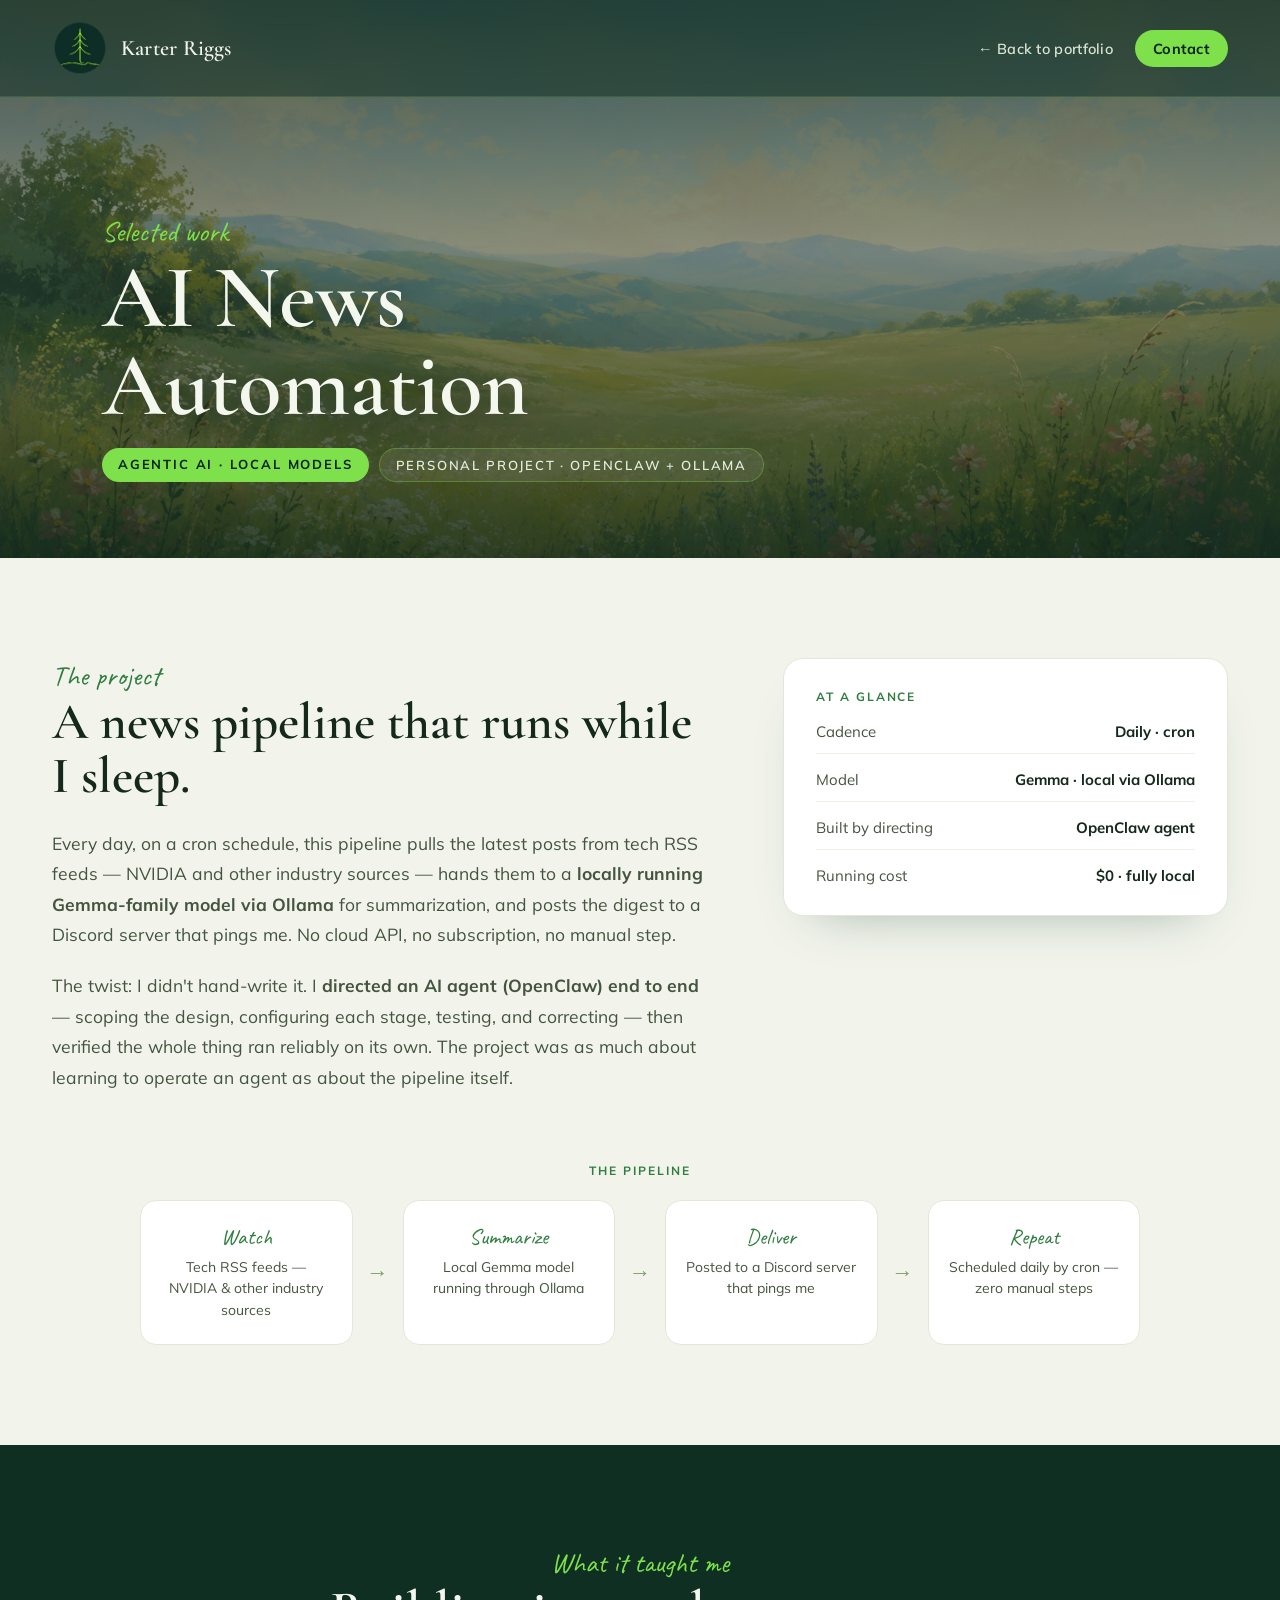
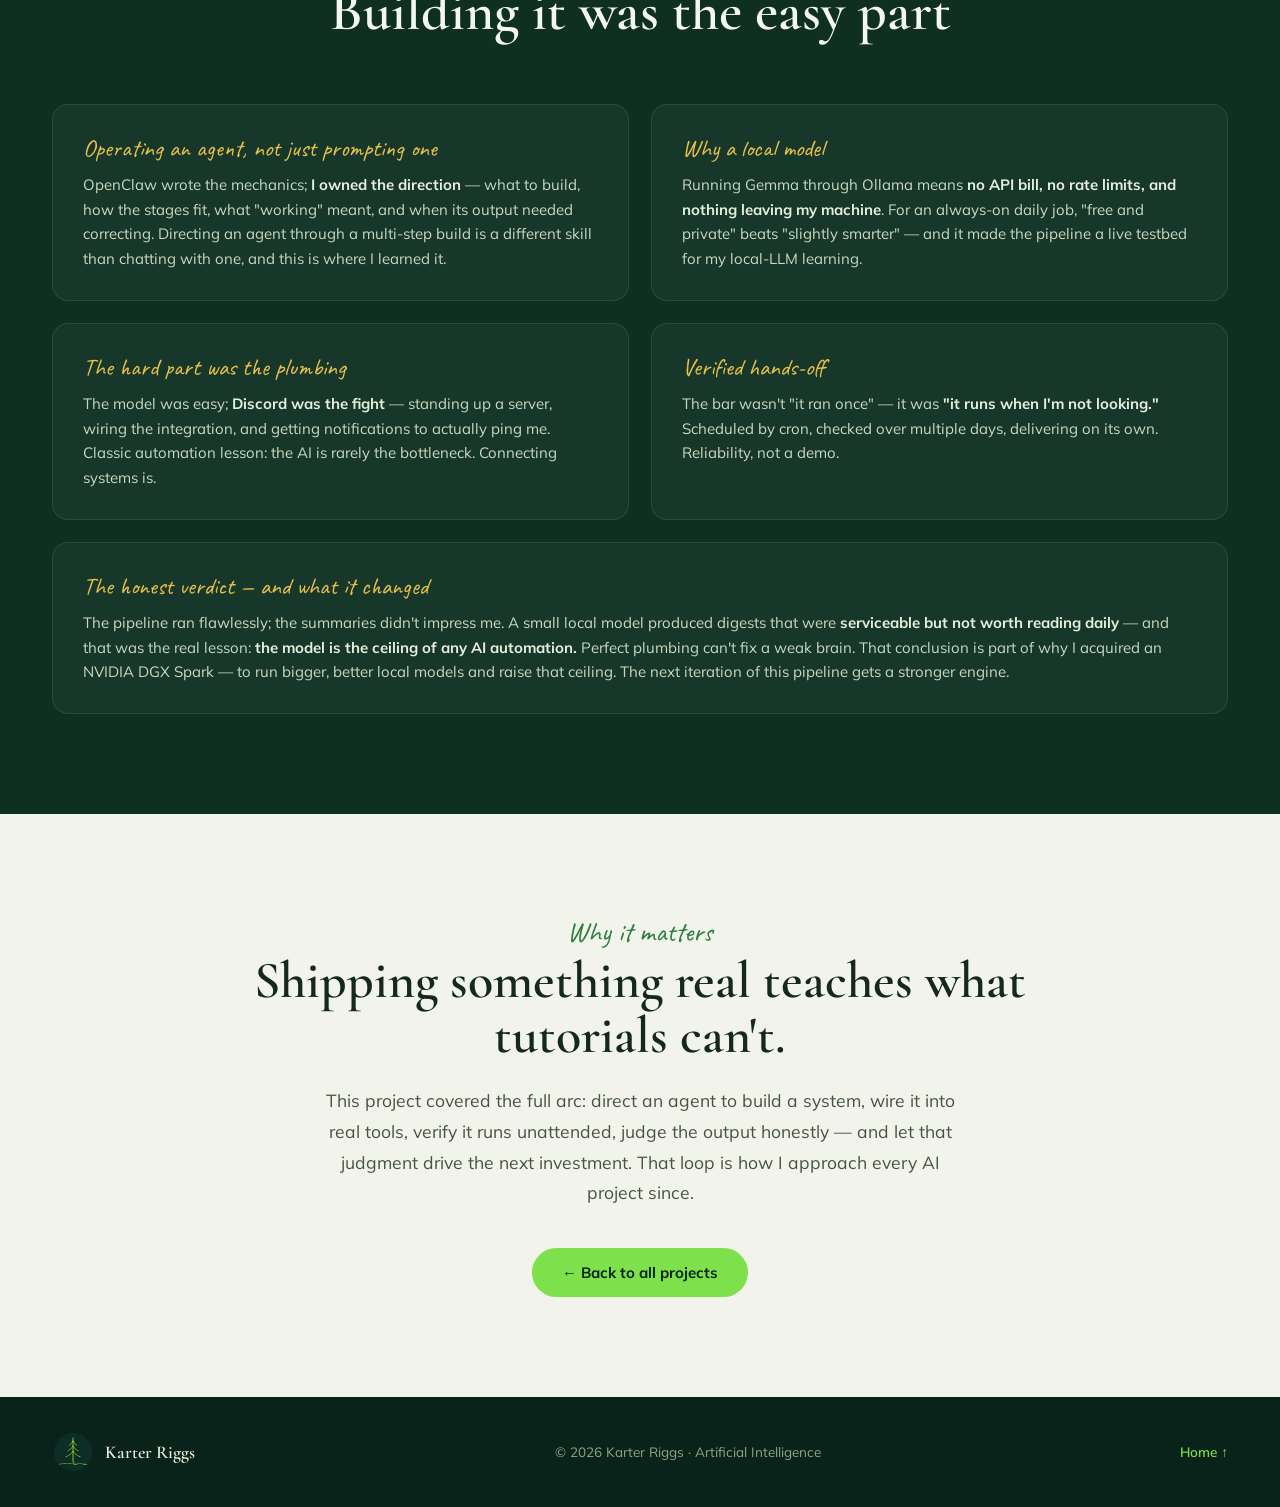
<file: projects/ai-news-automation.html>
<!DOCTYPE html>
<html lang="en">
<head>
<meta charset="utf-8">
<meta name="viewport" content="width=device-width, initial-scale=1">
<title>AI News Automation — Karter Riggs</title>
<meta name="description" content="A hands-off daily pipeline: tech RSS feeds summarized by a local model via Ollama and delivered to Discord on a cron schedule — built by directing an AI agent end to end.">
<meta name="author" content="Karter Riggs">
<link rel="preconnect" href="https://fonts.googleapis.com">
<link rel="preconnect" href="https://fonts.gstatic.com" crossorigin>
<link href="https://fonts.googleapis.com/css2?family=Cormorant+Garamond:wght@500;600;700&family=Mulish:wght@300;400;500;600;700;800&family=Caveat:wght@500;600&display=swap" rel="stylesheet">
<link rel="icon" href="../logo.png">
<style>
  html { scroll-behavior: smooth; scroll-padding-top: 92px; }
  body { margin: 0; background: #f2f4ec; -webkit-font-smoothing: antialiased; }
  * { box-sizing: border-box; }
  ::selection { background: #7ee04a; color: #0a231a; }
  a { -webkit-tap-highlight-color: transparent; }

  .navlink { transition: color .25s ease, background .25s ease; }
  .navlink:hover { color:#7ee04a; background:rgba(126,224,74,0.1); }
  .btn-lime { transition: filter .25s ease, transform .25s ease; }
  .btn-lime:hover { filter:brightness(1.08); transform:translateY(-2px); }
  .concept-card { transition: transform .35s cubic-bezier(.2,.7,.2,1), box-shadow .35s ease; }
  .concept-card:hover { transform:translateY(-6px); box-shadow:0 30px 60px -34px rgba(15,61,46,0.55); }

  .reveal { opacity:0; transform:translateY(30px); transition:opacity .9s cubic-bezier(.2,.7,.2,1), transform .9s cubic-bezier(.2,.7,.2,1); }
  .reveal.in { opacity:1; transform:none; }
  @media (prefers-reduced-motion: reduce){ .reveal{opacity:1 !important;transform:none !important;} }

  @media (max-width: 900px){
    .concepts-grid, .takeaway-grid, .flow-row { grid-template-columns: 1fr !important; }
    .sec { padding: 84px 22px !important; }
    nav[data-nav]{ padding:14px 20px !important; }
    .flow-arrow { transform: rotate(90deg); }
  }
</style>
</head>
<body>
<div style="font-family:'Mulish',sans-serif;color:#1c2a1e;overflow-x:hidden;">

  <!-- ============ NAV ============ -->
  <nav data-nav style="position:fixed;top:0;left:0;right:0;z-index:60;display:flex;align-items:center;justify-content:space-between;padding:20px 52px;background:rgba(14,47,34,0.5);backdrop-filter:blur(12px);-webkit-backdrop-filter:blur(12px);border-bottom:1px solid rgba(126,224,74,0.16);transition:background .45s ease, padding .45s ease, box-shadow .45s ease;">
    <a href="../index.html" style="display:flex;align-items:center;gap:13px;text-decoration:none;">
      <img src="../logo.png" alt="Karter Riggs logo" style="width:56px;height:56px;display:block;object-fit:contain;">
      <span style="font-family:'Cormorant Garamond',serif;font-size:22px;font-weight:600;color:#f2f4ec;letter-spacing:.01em;">Karter Riggs</span>
    </a>
    <div style="display:flex;align-items:center;gap:8px;flex-wrap:wrap;">
      <a href="../index.html#portfolio" class="navlink" style="text-decoration:none;color:#dbe6d3;font-size:14.5px;font-weight:600;letter-spacing:.02em;padding:8px 14px;border-radius:999px;">← Back to portfolio</a>
      <a href="../index.html#contact" class="btn-lime" style="text-decoration:none;color:#0a231a;background:#7ee04a;font-size:14.5px;font-weight:700;letter-spacing:.02em;padding:9px 18px;border-radius:999px;">Contact</a>
    </div>
  </nav>

  <!-- ============ HEADER ============ -->
  <section style="position:relative;min-height:62vh;display:flex;align-items:flex-end;overflow:hidden;">
    <div style="position:absolute;inset:0;width:100%;height:100%;z-index:0;background:url('../painted-meadow.png') center 30% / cover no-repeat;"></div>
    <div style="position:absolute;inset:0;z-index:1;pointer-events:none;background:linear-gradient(180deg, rgba(10,35,26,0.72) 0%, rgba(10,35,26,0.45) 45%, rgba(10,35,26,0.82) 100%);"></div>
    <div style="position:relative;z-index:2;max-width:1180px;margin:0 auto;padding:150px 52px 70px;width:100%;">
      <div class="reveal" style="font-family:'Caveat',cursive;font-size:28px;color:#7ee04a;line-height:1;margin-bottom:8px;">Selected work</div>
      <h1 class="reveal" style="font-family:'Cormorant Garamond',serif;font-weight:600;font-size:clamp(44px,7vw,92px);line-height:0.98;letter-spacing:-0.01em;color:#f4f7ee;margin:0 0 18px;text-shadow:0 2px 40px rgba(6,20,14,0.45);">AI News<br>Automation</h1>
      <div class="reveal" style="display:flex;gap:10px;flex-wrap:wrap;margin-bottom:6px;">
        <span style="font-size:13px;font-weight:700;letter-spacing:.14em;text-transform:uppercase;color:#0a231a;background:#7ee04a;border-radius:999px;padding:8px 16px;">Agentic AI · Local Models</span>
        <span style="font-size:13px;font-weight:600;letter-spacing:.14em;text-transform:uppercase;color:#e6efdd;background:rgba(255,255,255,0.08);border:1px solid rgba(126,224,74,0.3);border-radius:999px;padding:8px 16px;">Personal Project · OpenClaw + Ollama</span>
      </div>
    </div>
  </section>

  <!-- ============ OVERVIEW ============ -->
  <section class="sec" style="background:#f2f4ec;padding:100px 52px;">
    <div style="max-width:1180px;margin:0 auto;">
      <div class="takeaway-grid" style="display:grid;grid-template-columns:1.2fr 0.8fr;gap:64px;align-items:start;">
        <div class="reveal">
          <div style="font-family:'Caveat',cursive;font-size:28px;color:#2f7d3f;margin-bottom:2px;">The project</div>
          <h2 style="font-family:'Cormorant Garamond',serif;font-weight:600;font-size:clamp(32px,4vw,52px);line-height:1.06;color:#15281c;margin:0 0 24px;">A news pipeline that runs while I sleep.</h2>
          <p style="font-size:17.5px;line-height:1.75;color:#45543f;margin:0 0 20px;">Every day, on a cron schedule, this pipeline pulls the latest posts from tech RSS feeds — NVIDIA and other industry sources — hands them to a <strong>locally running Gemma-family model via Ollama</strong> for summarization, and posts the digest to a Discord server that pings me. No cloud API, no subscription, no manual step.</p>
          <p style="font-size:17.5px;line-height:1.75;color:#45543f;margin:0;">The twist: I didn't hand-write it. I <strong>directed an AI agent (OpenClaw) end to end</strong> — scoping the design, configuring each stage, testing, and correcting — then verified the whole thing ran reliably on its own. The project was as much about learning to operate an agent as about the pipeline itself.</p>
        </div>
        <div class="reveal" style="background:#ffffff;border:1px solid #e3e7db;border-radius:20px;padding:30px 32px;box-shadow:0 24px 50px -32px rgba(15,61,46,0.4);">
          <div style="font-size:12px;letter-spacing:.16em;text-transform:uppercase;color:#2f7d3f;font-weight:700;margin-bottom:18px;">At a glance</div>
          <div style="display:flex;flex-direction:column;gap:16px;">
            <div style="display:flex;justify-content:space-between;gap:12px;border-bottom:1px solid #eef1e6;padding-bottom:12px;"><span style="font-size:15px;color:#45543f;">Cadence</span><span style="font-size:15px;font-weight:700;color:#15281c;">Daily · cron</span></div>
            <div style="display:flex;justify-content:space-between;gap:12px;border-bottom:1px solid #eef1e6;padding-bottom:12px;"><span style="font-size:15px;color:#45543f;">Model</span><span style="font-size:15px;font-weight:700;color:#15281c;">Gemma · local via Ollama</span></div>
            <div style="display:flex;justify-content:space-between;gap:12px;border-bottom:1px solid #eef1e6;padding-bottom:12px;"><span style="font-size:15px;color:#45543f;">Built by directing</span><span style="font-size:15px;font-weight:700;color:#15281c;">OpenClaw agent</span></div>
            <div style="display:flex;justify-content:space-between;gap:12px;"><span style="font-size:15px;color:#45543f;">Running cost</span><span style="font-size:15px;font-weight:700;color:#15281c;">$0 · fully local</span></div>
          </div>
        </div>
      </div>

      <!-- pipeline flow -->
      <div class="reveal" style="margin-top:70px;">
        <div style="font-size:12px;letter-spacing:.16em;text-transform:uppercase;color:#2f7d3f;font-weight:700;margin-bottom:22px;text-align:center;">The pipeline</div>
        <div class="flow-row" style="display:grid;grid-template-columns:1fr auto 1fr auto 1fr auto 1fr;gap:14px;align-items:stretch;max-width:1000px;margin:0 auto;">
          <div style="background:#ffffff;border:1px solid #e3e7db;border-radius:16px;padding:22px 20px;text-align:center;">
            <div style="font-family:'Caveat',cursive;font-size:22px;color:#2f7d3f;margin-bottom:6px;">Watch</div>
            <div style="font-size:14px;line-height:1.55;color:#45543f;">Tech RSS feeds — NVIDIA &amp; other industry sources</div>
          </div>
          <div class="flow-arrow" style="align-self:center;color:#7ea06a;font-size:22px;font-weight:700;">→</div>
          <div style="background:#ffffff;border:1px solid #e3e7db;border-radius:16px;padding:22px 20px;text-align:center;">
            <div style="font-family:'Caveat',cursive;font-size:22px;color:#2f7d3f;margin-bottom:6px;">Summarize</div>
            <div style="font-size:14px;line-height:1.55;color:#45543f;">Local Gemma model running through Ollama</div>
          </div>
          <div class="flow-arrow" style="align-self:center;color:#7ea06a;font-size:22px;font-weight:700;">→</div>
          <div style="background:#ffffff;border:1px solid #e3e7db;border-radius:16px;padding:22px 20px;text-align:center;">
            <div style="font-family:'Caveat',cursive;font-size:22px;color:#2f7d3f;margin-bottom:6px;">Deliver</div>
            <div style="font-size:14px;line-height:1.55;color:#45543f;">Posted to a Discord server that pings me</div>
          </div>
          <div class="flow-arrow" style="align-self:center;color:#7ea06a;font-size:22px;font-weight:700;">→</div>
          <div style="background:#ffffff;border:1px solid #e3e7db;border-radius:16px;padding:22px 20px;text-align:center;">
            <div style="font-family:'Caveat',cursive;font-size:22px;color:#2f7d3f;margin-bottom:6px;">Repeat</div>
            <div style="font-size:14px;line-height:1.55;color:#45543f;">Scheduled daily by cron — zero manual steps</div>
          </div>
        </div>
      </div>
    </div>
  </section>

  <!-- ============ THE WORK ============ -->
  <section class="sec" style="background:#0e2f22;padding:100px 52px;">
    <div style="max-width:1180px;margin:0 auto;">
      <div class="reveal" style="text-align:center;margin-bottom:64px;">
        <div style="font-family:'Caveat',cursive;font-size:28px;color:#7ee04a;margin-bottom:2px;">What it taught me</div>
        <h2 style="font-family:'Cormorant Garamond',serif;font-weight:600;font-size:clamp(32px,4.4vw,56px);line-height:1.04;color:#f4f7ee;margin:0;">Building it was the easy part</h2>
      </div>

      <div class="concepts-grid" style="display:grid;grid-template-columns:repeat(2,1fr);gap:22px;">

        <div class="reveal" style="background:rgba(255,255,255,0.045);border:1px solid rgba(255,255,255,0.09);border-radius:16px;padding:28px 30px;">
          <div style="font-family:'Caveat',cursive;font-size:24px;color:#e8c14a;margin-bottom:10px;">Operating an agent, not just prompting one</div>
          <p style="font-size:15px;line-height:1.65;color:#cbd8c0;margin:0;">OpenClaw wrote the mechanics; <strong style="color:#e6efdd;">I owned the direction</strong> — what to build, how the stages fit, what "working" meant, and when its output needed correcting. Directing an agent through a multi-step build is a different skill than chatting with one, and this is where I learned it.</p>
        </div>

        <div class="reveal" style="background:rgba(255,255,255,0.045);border:1px solid rgba(255,255,255,0.09);border-radius:16px;padding:28px 30px;">
          <div style="font-family:'Caveat',cursive;font-size:24px;color:#e8c14a;margin-bottom:10px;">Why a local model</div>
          <p style="font-size:15px;line-height:1.65;color:#cbd8c0;margin:0;">Running Gemma through Ollama means <strong style="color:#e6efdd;">no API bill, no rate limits, and nothing leaving my machine</strong>. For an always-on daily job, "free and private" beats "slightly smarter" — and it made the pipeline a live testbed for my local-LLM learning.</p>
        </div>

        <div class="reveal" style="background:rgba(255,255,255,0.045);border:1px solid rgba(255,255,255,0.09);border-radius:16px;padding:28px 30px;">
          <div style="font-family:'Caveat',cursive;font-size:24px;color:#e8c14a;margin-bottom:10px;">The hard part was the plumbing</div>
          <p style="font-size:15px;line-height:1.65;color:#cbd8c0;margin:0;">The model was easy; <strong style="color:#e6efdd;">Discord was the fight</strong> — standing up a server, wiring the integration, and getting notifications to actually ping me. Classic automation lesson: the AI is rarely the bottleneck. Connecting systems is.</p>
        </div>

        <div class="reveal" style="background:rgba(255,255,255,0.045);border:1px solid rgba(255,255,255,0.09);border-radius:16px;padding:28px 30px;">
          <div style="font-family:'Caveat',cursive;font-size:24px;color:#e8c14a;margin-bottom:10px;">Verified hands-off</div>
          <p style="font-size:15px;line-height:1.65;color:#cbd8c0;margin:0;">The bar wasn't "it ran once" — it was <strong style="color:#e6efdd;">"it runs when I'm not looking."</strong> Scheduled by cron, checked over multiple days, delivering on its own. Reliability, not a demo.</p>
        </div>

        <div class="reveal" style="background:rgba(255,255,255,0.045);border:1px solid rgba(255,255,255,0.09);border-radius:16px;padding:28px 30px;grid-column:1 / -1;">
          <div style="font-family:'Caveat',cursive;font-size:24px;color:#e8c14a;margin-bottom:10px;">The honest verdict — and what it changed</div>
          <p style="font-size:15px;line-height:1.65;color:#cbd8c0;margin:0;">The pipeline ran flawlessly; the summaries didn't impress me. A small local model produced digests that were <strong style="color:#e6efdd;">serviceable but not worth reading daily</strong> — and that was the real lesson: <strong style="color:#e6efdd;">the model is the ceiling of any AI automation.</strong> Perfect plumbing can't fix a weak brain. That conclusion is part of why I acquired an NVIDIA DGX Spark — to run bigger, better local models and raise that ceiling. The next iteration of this pipeline gets a stronger engine.</p>
        </div>

      </div>
    </div>
  </section>

  <!-- ============ TAKEAWAY ============ -->
  <section class="sec" style="background:#f2f4ec;padding:100px 52px;">
    <div style="max-width:900px;margin:0 auto;text-align:center;">
      <div class="reveal" style="font-family:'Caveat',cursive;font-size:28px;color:#2f7d3f;margin-bottom:4px;">Why it matters</div>
      <h2 class="reveal" style="font-family:'Cormorant Garamond',serif;font-weight:600;font-size:clamp(30px,4.4vw,52px);line-height:1.06;color:#15281c;margin:0 0 22px;">Shipping something real teaches what tutorials can't.</h2>
      <p class="reveal" style="font-size:17.5px;line-height:1.75;color:#45543f;margin:0 auto 40px;max-width:640px;">This project covered the full arc: direct an agent to build a system, wire it into real tools, verify it runs unattended, judge the output honestly — and let that judgment drive the next investment. That loop is how I approach every AI project since.</p>
      <div class="reveal" style="display:flex;gap:16px;flex-wrap:wrap;justify-content:center;">
        <a href="../index.html#portfolio" class="btn-lime" style="display:inline-flex;align-items:center;gap:9px;text-decoration:none;background:#7ee04a;color:#0a231a;font-weight:700;font-size:15px;padding:15px 30px;border-radius:999px;">← Back to all projects</a>
      </div>
    </div>
  </section>

  <!-- ============ FOOTER ============ -->
  <footer style="background:#0a231a;padding:34px 52px;">
    <div style="max-width:1180px;margin:0 auto;display:flex;align-items:center;justify-content:space-between;gap:16px;flex-wrap:wrap;">
      <div style="display:flex;align-items:center;gap:11px;">
        <img src="../logo.png" alt="Karter Riggs logo" style="width:42px;height:42px;display:block;object-fit:contain;">
        <span style="font-family:'Cormorant Garamond',serif;font-size:18px;font-weight:600;color:#e6efdd;">Karter Riggs</span>
      </div>
      <div style="font-size:13.5px;color:#8fa585;">© 2026 Karter Riggs · Artificial Intelligence</div>
      <a href="../index.html" style="text-decoration:none;font-size:13.5px;font-weight:600;color:#7ee04a;">Home ↑</a>
    </div>
  </footer>

</div>

<script>
(function () {
  "use strict";
  var nav = document.querySelector("[data-nav]");
  function onScroll() {
    if (!nav) return;
    if (window.scrollY > 40) {
      nav.style.background = "rgba(9,32,24,0.93)";
      nav.style.paddingTop = "13px";
      nav.style.paddingBottom = "13px";
      nav.style.boxShadow = "0 12px 34px rgba(0,0,0,0.28)";
    } else {
      nav.style.background = "rgba(14,47,34,0.5)";
      nav.style.paddingTop = "20px";
      nav.style.paddingBottom = "20px";
      nav.style.boxShadow = "none";
    }
  }
  window.addEventListener("scroll", onScroll, { passive: true });
  onScroll();

  var els = document.querySelectorAll(".reveal");
  if ("IntersectionObserver" in window) {
    var io = new IntersectionObserver(function (entries) {
      entries.forEach(function (e) {
        if (e.isIntersecting) { e.target.classList.add("in"); io.unobserve(e.target); }
      });
    }, { threshold: 0.1, rootMargin: "0px 0px -8% 0px" });
    els.forEach(function (el) { io.observe(el); });
  } else {
    els.forEach(function (el) { el.classList.add("in"); });
  }
})();
</script>
</body>
</html>
</file>
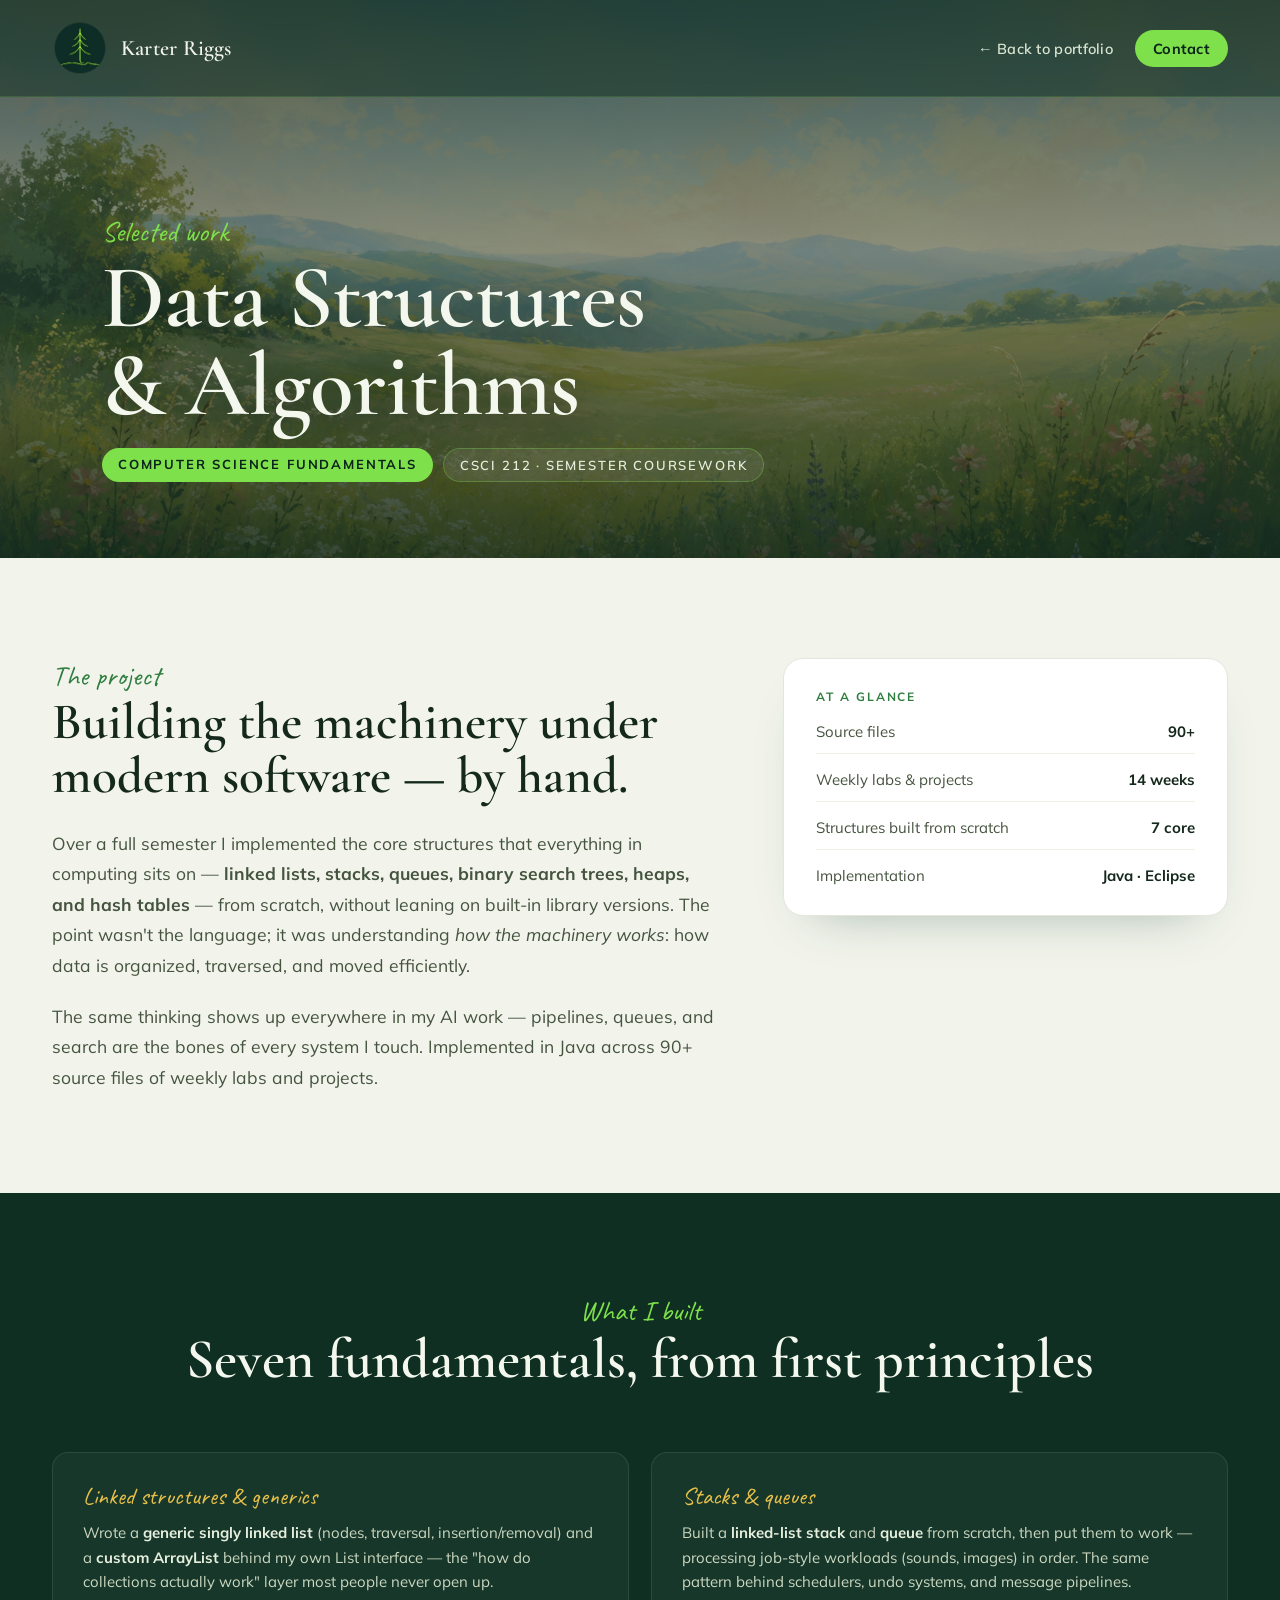
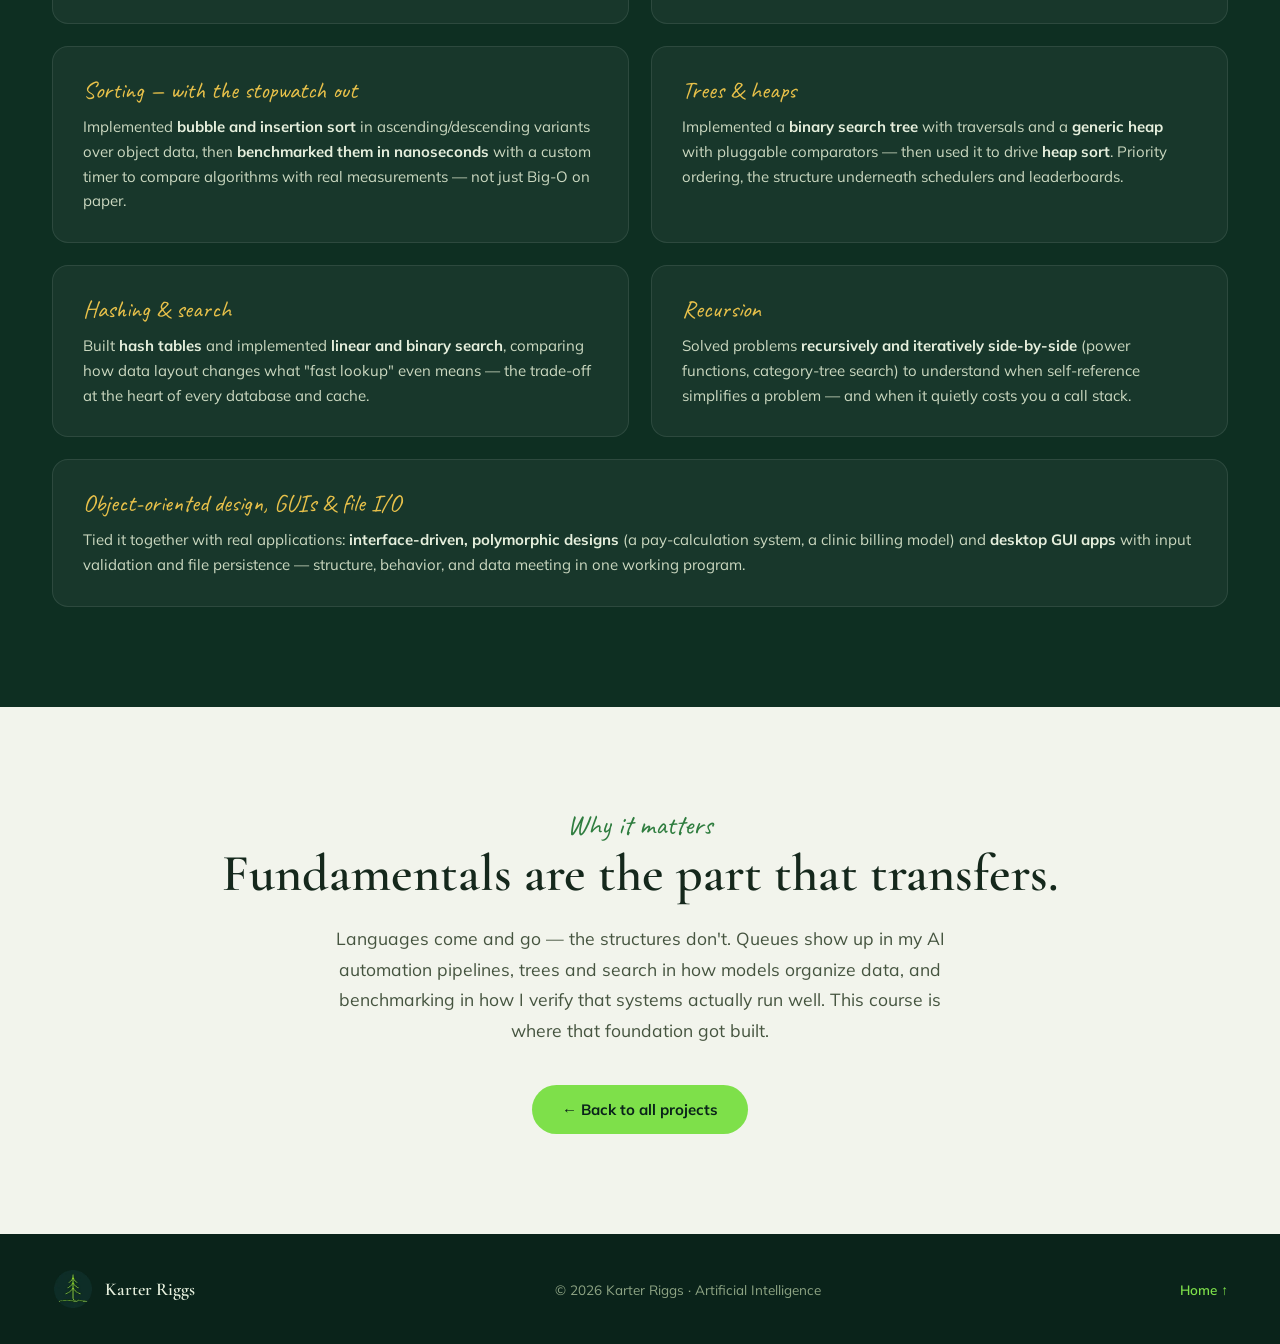
<file: projects/data-structures.html>
<!DOCTYPE html>
<html lang="en">
<head>
<meta charset="utf-8">
<meta name="viewport" content="width=device-width, initial-scale=1">
<title>Data Structures &amp; Algorithms — Karter Riggs</title>
<meta name="description" content="A semester of computer-science fundamentals built from scratch: linked lists, stacks, queues, trees, heaps, hashing, recursion, and sorting — with real performance benchmarking.">
<meta name="author" content="Karter Riggs">
<link rel="preconnect" href="https://fonts.googleapis.com">
<link rel="preconnect" href="https://fonts.gstatic.com" crossorigin>
<link href="https://fonts.googleapis.com/css2?family=Cormorant+Garamond:wght@500;600;700&family=Mulish:wght@300;400;500;600;700;800&family=Caveat:wght@500;600&display=swap" rel="stylesheet">
<link rel="icon" href="../logo.png">
<style>
  html { scroll-behavior: smooth; scroll-padding-top: 92px; }
  body { margin: 0; background: #f2f4ec; -webkit-font-smoothing: antialiased; }
  * { box-sizing: border-box; }
  ::selection { background: #7ee04a; color: #0a231a; }
  a { -webkit-tap-highlight-color: transparent; }

  .navlink { transition: color .25s ease, background .25s ease; }
  .navlink:hover { color:#7ee04a; background:rgba(126,224,74,0.1); }
  .btn-lime { transition: filter .25s ease, transform .25s ease; }
  .btn-lime:hover { filter:brightness(1.08); transform:translateY(-2px); }
  .concept-card { transition: transform .35s cubic-bezier(.2,.7,.2,1), box-shadow .35s ease; }
  .concept-card:hover { transform:translateY(-6px); box-shadow:0 30px 60px -34px rgba(15,61,46,0.55); }

  .reveal { opacity:0; transform:translateY(30px); transition:opacity .9s cubic-bezier(.2,.7,.2,1), transform .9s cubic-bezier(.2,.7,.2,1); }
  .reveal.in { opacity:1; transform:none; }
  @media (prefers-reduced-motion: reduce){ .reveal{opacity:1 !important;transform:none !important;} }

  @media (max-width: 900px){
    .concepts-grid, .stats-row, .takeaway-grid { grid-template-columns: 1fr !important; }
    .sec { padding: 84px 22px !important; }
    nav[data-nav]{ padding:14px 20px !important; }
  }
</style>
</head>
<body>
<div style="font-family:'Mulish',sans-serif;color:#1c2a1e;overflow-x:hidden;">

  <!-- ============ NAV ============ -->
  <nav data-nav style="position:fixed;top:0;left:0;right:0;z-index:60;display:flex;align-items:center;justify-content:space-between;padding:20px 52px;background:rgba(14,47,34,0.5);backdrop-filter:blur(12px);-webkit-backdrop-filter:blur(12px);border-bottom:1px solid rgba(126,224,74,0.16);transition:background .45s ease, padding .45s ease, box-shadow .45s ease;">
    <a href="../index.html" style="display:flex;align-items:center;gap:13px;text-decoration:none;">
      <img src="../logo.png" alt="Karter Riggs logo" style="width:56px;height:56px;display:block;object-fit:contain;">
      <span style="font-family:'Cormorant Garamond',serif;font-size:22px;font-weight:600;color:#f2f4ec;letter-spacing:.01em;">Karter Riggs</span>
    </a>
    <div style="display:flex;align-items:center;gap:8px;flex-wrap:wrap;">
      <a href="../index.html#portfolio" class="navlink" style="text-decoration:none;color:#dbe6d3;font-size:14.5px;font-weight:600;letter-spacing:.02em;padding:8px 14px;border-radius:999px;">← Back to portfolio</a>
      <a href="../index.html#contact" class="btn-lime" style="text-decoration:none;color:#0a231a;background:#7ee04a;font-size:14.5px;font-weight:700;letter-spacing:.02em;padding:9px 18px;border-radius:999px;">Contact</a>
    </div>
  </nav>

  <!-- ============ HEADER ============ -->
  <section style="position:relative;min-height:62vh;display:flex;align-items:flex-end;overflow:hidden;">
    <div style="position:absolute;inset:0;width:100%;height:100%;z-index:0;background:url('../painted-meadow.png') center 30% / cover no-repeat;"></div>
    <div style="position:absolute;inset:0;z-index:1;pointer-events:none;background:linear-gradient(180deg, rgba(10,35,26,0.72) 0%, rgba(10,35,26,0.45) 45%, rgba(10,35,26,0.82) 100%);"></div>
    <div style="position:relative;z-index:2;max-width:1180px;margin:0 auto;padding:150px 52px 70px;width:100%;">
      <div class="reveal" style="font-family:'Caveat',cursive;font-size:28px;color:#7ee04a;line-height:1;margin-bottom:8px;">Selected work</div>
      <h1 class="reveal" style="font-family:'Cormorant Garamond',serif;font-weight:600;font-size:clamp(44px,7vw,92px);line-height:0.98;letter-spacing:-0.01em;color:#f4f7ee;margin:0 0 18px;text-shadow:0 2px 40px rgba(6,20,14,0.45);">Data Structures<br>&amp; Algorithms</h1>
      <div class="reveal" style="display:flex;gap:10px;flex-wrap:wrap;margin-bottom:6px;">
        <span style="font-size:13px;font-weight:700;letter-spacing:.14em;text-transform:uppercase;color:#0a231a;background:#7ee04a;border-radius:999px;padding:8px 16px;">Computer Science Fundamentals</span>
        <span style="font-size:13px;font-weight:600;letter-spacing:.14em;text-transform:uppercase;color:#e6efdd;background:rgba(255,255,255,0.08);border:1px solid rgba(126,224,74,0.3);border-radius:999px;padding:8px 16px;">CSCI 212 · Semester Coursework</span>
      </div>
    </div>
  </section>

  <!-- ============ OVERVIEW ============ -->
  <section class="sec" style="background:#f2f4ec;padding:100px 52px;">
    <div style="max-width:1180px;margin:0 auto;">
      <div class="takeaway-grid" style="display:grid;grid-template-columns:1.2fr 0.8fr;gap:64px;align-items:start;">
        <div class="reveal">
          <div style="font-family:'Caveat',cursive;font-size:28px;color:#2f7d3f;margin-bottom:2px;">The project</div>
          <h2 style="font-family:'Cormorant Garamond',serif;font-weight:600;font-size:clamp(32px,4vw,52px);line-height:1.06;color:#15281c;margin:0 0 24px;">Building the machinery under modern software — by hand.</h2>
          <p style="font-size:17.5px;line-height:1.75;color:#45543f;margin:0 0 20px;">Over a full semester I implemented the core structures that everything in computing sits on — <strong>linked lists, stacks, queues, binary search trees, heaps, and hash tables</strong> — from scratch, without leaning on built-in library versions. The point wasn't the language; it was understanding <em>how the machinery works</em>: how data is organized, traversed, and moved efficiently.</p>
          <p style="font-size:17.5px;line-height:1.75;color:#45543f;margin:0;">The same thinking shows up everywhere in my AI work — pipelines, queues, and search are the bones of every system I touch. Implemented in Java across 90+ source files of weekly labs and projects.</p>
        </div>
        <div class="reveal" style="background:#ffffff;border:1px solid #e3e7db;border-radius:20px;padding:30px 32px;box-shadow:0 24px 50px -32px rgba(15,61,46,0.4);">
          <div style="font-size:12px;letter-spacing:.16em;text-transform:uppercase;color:#2f7d3f;font-weight:700;margin-bottom:18px;">At a glance</div>
          <div style="display:flex;flex-direction:column;gap:16px;">
            <div style="display:flex;justify-content:space-between;gap:12px;border-bottom:1px solid #eef1e6;padding-bottom:12px;"><span style="font-size:15px;color:#45543f;">Source files</span><span style="font-size:15px;font-weight:700;color:#15281c;">90+</span></div>
            <div style="display:flex;justify-content:space-between;gap:12px;border-bottom:1px solid #eef1e6;padding-bottom:12px;"><span style="font-size:15px;color:#45543f;">Weekly labs &amp; projects</span><span style="font-size:15px;font-weight:700;color:#15281c;">14 weeks</span></div>
            <div style="display:flex;justify-content:space-between;gap:12px;border-bottom:1px solid #eef1e6;padding-bottom:12px;"><span style="font-size:15px;color:#45543f;">Structures built from scratch</span><span style="font-size:15px;font-weight:700;color:#15281c;">7 core</span></div>
            <div style="display:flex;justify-content:space-between;gap:12px;"><span style="font-size:15px;color:#45543f;">Implementation</span><span style="font-size:15px;font-weight:700;color:#15281c;">Java · Eclipse</span></div>
          </div>
        </div>
      </div>
    </div>
  </section>

  <!-- ============ CONCEPTS ============ -->
  <section class="sec" style="background:#0e2f22;padding:100px 52px;">
    <div style="max-width:1180px;margin:0 auto;">
      <div class="reveal" style="text-align:center;margin-bottom:64px;">
        <div style="font-family:'Caveat',cursive;font-size:28px;color:#7ee04a;margin-bottom:2px;">What I built</div>
        <h2 style="font-family:'Cormorant Garamond',serif;font-weight:600;font-size:clamp(32px,4.4vw,56px);line-height:1.04;color:#f4f7ee;margin:0;">Seven fundamentals, from first principles</h2>
      </div>

      <div class="concepts-grid" style="display:grid;grid-template-columns:repeat(2,1fr);gap:22px;">

        <div class="reveal" style="background:rgba(255,255,255,0.045);border:1px solid rgba(255,255,255,0.09);border-radius:16px;padding:28px 30px;">
          <div style="font-family:'Caveat',cursive;font-size:24px;color:#e8c14a;margin-bottom:10px;">Linked structures &amp; generics</div>
          <p style="font-size:15px;line-height:1.65;color:#cbd8c0;margin:0;">Wrote a <strong style="color:#e6efdd;">generic singly linked list</strong> (nodes, traversal, insertion/removal) and a <strong style="color:#e6efdd;">custom ArrayList</strong> behind my own List interface — the "how do collections actually work" layer most people never open up.</p>
        </div>

        <div class="reveal" style="background:rgba(255,255,255,0.045);border:1px solid rgba(255,255,255,0.09);border-radius:16px;padding:28px 30px;">
          <div style="font-family:'Caveat',cursive;font-size:24px;color:#e8c14a;margin-bottom:10px;">Stacks &amp; queues</div>
          <p style="font-size:15px;line-height:1.65;color:#cbd8c0;margin:0;">Built a <strong style="color:#e6efdd;">linked-list stack</strong> and <strong style="color:#e6efdd;">queue</strong> from scratch, then put them to work — processing job-style workloads (sounds, images) in order. The same pattern behind schedulers, undo systems, and message pipelines.</p>
        </div>

        <div class="reveal" style="background:rgba(255,255,255,0.045);border:1px solid rgba(255,255,255,0.09);border-radius:16px;padding:28px 30px;">
          <div style="font-family:'Caveat',cursive;font-size:24px;color:#e8c14a;margin-bottom:10px;">Sorting — with the stopwatch out</div>
          <p style="font-size:15px;line-height:1.65;color:#cbd8c0;margin:0;">Implemented <strong style="color:#e6efdd;">bubble and insertion sort</strong> in ascending/descending variants over object data, then <strong style="color:#e6efdd;">benchmarked them in nanoseconds</strong> with a custom timer to compare algorithms with real measurements — not just Big-O on paper.</p>
        </div>

        <div class="reveal" style="background:rgba(255,255,255,0.045);border:1px solid rgba(255,255,255,0.09);border-radius:16px;padding:28px 30px;">
          <div style="font-family:'Caveat',cursive;font-size:24px;color:#e8c14a;margin-bottom:10px;">Trees &amp; heaps</div>
          <p style="font-size:15px;line-height:1.65;color:#cbd8c0;margin:0;">Implemented a <strong style="color:#e6efdd;">binary search tree</strong> with traversals and a <strong style="color:#e6efdd;">generic heap</strong> with pluggable comparators — then used it to drive <strong style="color:#e6efdd;">heap sort</strong>. Priority ordering, the structure underneath schedulers and leaderboards.</p>
        </div>

        <div class="reveal" style="background:rgba(255,255,255,0.045);border:1px solid rgba(255,255,255,0.09);border-radius:16px;padding:28px 30px;">
          <div style="font-family:'Caveat',cursive;font-size:24px;color:#e8c14a;margin-bottom:10px;">Hashing &amp; search</div>
          <p style="font-size:15px;line-height:1.65;color:#cbd8c0;margin:0;">Built <strong style="color:#e6efdd;">hash tables</strong> and implemented <strong style="color:#e6efdd;">linear and binary search</strong>, comparing how data layout changes what "fast lookup" even means — the trade-off at the heart of every database and cache.</p>
        </div>

        <div class="reveal" style="background:rgba(255,255,255,0.045);border:1px solid rgba(255,255,255,0.09);border-radius:16px;padding:28px 30px;">
          <div style="font-family:'Caveat',cursive;font-size:24px;color:#e8c14a;margin-bottom:10px;">Recursion</div>
          <p style="font-size:15px;line-height:1.65;color:#cbd8c0;margin:0;">Solved problems <strong style="color:#e6efdd;">recursively and iteratively side-by-side</strong> (power functions, category-tree search) to understand when self-reference simplifies a problem — and when it quietly costs you a call stack.</p>
        </div>

        <div class="reveal" style="background:rgba(255,255,255,0.045);border:1px solid rgba(255,255,255,0.09);border-radius:16px;padding:28px 30px;grid-column:1 / -1;">
          <div style="font-family:'Caveat',cursive;font-size:24px;color:#e8c14a;margin-bottom:10px;">Object-oriented design, GUIs &amp; file I/O</div>
          <p style="font-size:15px;line-height:1.65;color:#cbd8c0;margin:0;">Tied it together with real applications: <strong style="color:#e6efdd;">interface-driven, polymorphic designs</strong> (a pay-calculation system, a clinic billing model) and <strong style="color:#e6efdd;">desktop GUI apps</strong> with input validation and file persistence — structure, behavior, and data meeting in one working program.</p>
        </div>

      </div>
    </div>
  </section>

  <!-- ============ TAKEAWAY ============ -->
  <section class="sec" style="background:#f2f4ec;padding:100px 52px;">
    <div style="max-width:900px;margin:0 auto;text-align:center;">
      <div class="reveal" style="font-family:'Caveat',cursive;font-size:28px;color:#2f7d3f;margin-bottom:4px;">Why it matters</div>
      <h2 class="reveal" style="font-family:'Cormorant Garamond',serif;font-weight:600;font-size:clamp(30px,4.4vw,52px);line-height:1.06;color:#15281c;margin:0 0 22px;">Fundamentals are the part that transfers.</h2>
      <p class="reveal" style="font-size:17.5px;line-height:1.75;color:#45543f;margin:0 auto 40px;max-width:640px;">Languages come and go — the structures don't. Queues show up in my AI automation pipelines, trees and search in how models organize data, and benchmarking in how I verify that systems actually run well. This course is where that foundation got built.</p>
      <div class="reveal" style="display:flex;gap:16px;flex-wrap:wrap;justify-content:center;">
        <a href="../index.html#portfolio" class="btn-lime" style="display:inline-flex;align-items:center;gap:9px;text-decoration:none;background:#7ee04a;color:#0a231a;font-weight:700;font-size:15px;padding:15px 30px;border-radius:999px;">← Back to all projects</a>
      </div>
    </div>
  </section>

  <!-- ============ FOOTER ============ -->
  <footer style="background:#0a231a;padding:34px 52px;">
    <div style="max-width:1180px;margin:0 auto;display:flex;align-items:center;justify-content:space-between;gap:16px;flex-wrap:wrap;">
      <div style="display:flex;align-items:center;gap:11px;">
        <img src="../logo.png" alt="Karter Riggs logo" style="width:42px;height:42px;display:block;object-fit:contain;">
        <span style="font-family:'Cormorant Garamond',serif;font-size:18px;font-weight:600;color:#e6efdd;">Karter Riggs</span>
      </div>
      <div style="font-size:13.5px;color:#8fa585;">© 2026 Karter Riggs · Artificial Intelligence</div>
      <a href="../index.html" style="text-decoration:none;font-size:13.5px;font-weight:600;color:#7ee04a;">Home ↑</a>
    </div>
  </footer>

</div>

<script>
(function () {
  "use strict";
  var nav = document.querySelector("[data-nav]");
  function onScroll() {
    if (!nav) return;
    if (window.scrollY > 40) {
      nav.style.background = "rgba(9,32,24,0.93)";
      nav.style.paddingTop = "13px";
      nav.style.paddingBottom = "13px";
      nav.style.boxShadow = "0 12px 34px rgba(0,0,0,0.28)";
    } else {
      nav.style.background = "rgba(14,47,34,0.5)";
      nav.style.paddingTop = "20px";
      nav.style.paddingBottom = "20px";
      nav.style.boxShadow = "none";
    }
  }
  window.addEventListener("scroll", onScroll, { passive: true });
  onScroll();

  var els = document.querySelectorAll(".reveal");
  if ("IntersectionObserver" in window) {
    var io = new IntersectionObserver(function (entries) {
      entries.forEach(function (e) {
        if (e.isIntersecting) { e.target.classList.add("in"); io.unobserve(e.target); }
      });
    }, { threshold: 0.1, rootMargin: "0px 0px -8% 0px" });
    els.forEach(function (el) { io.observe(el); });
  } else {
    els.forEach(function (el) { el.classList.add("in"); });
  }
})();
</script>
</body>
</html>
</file>
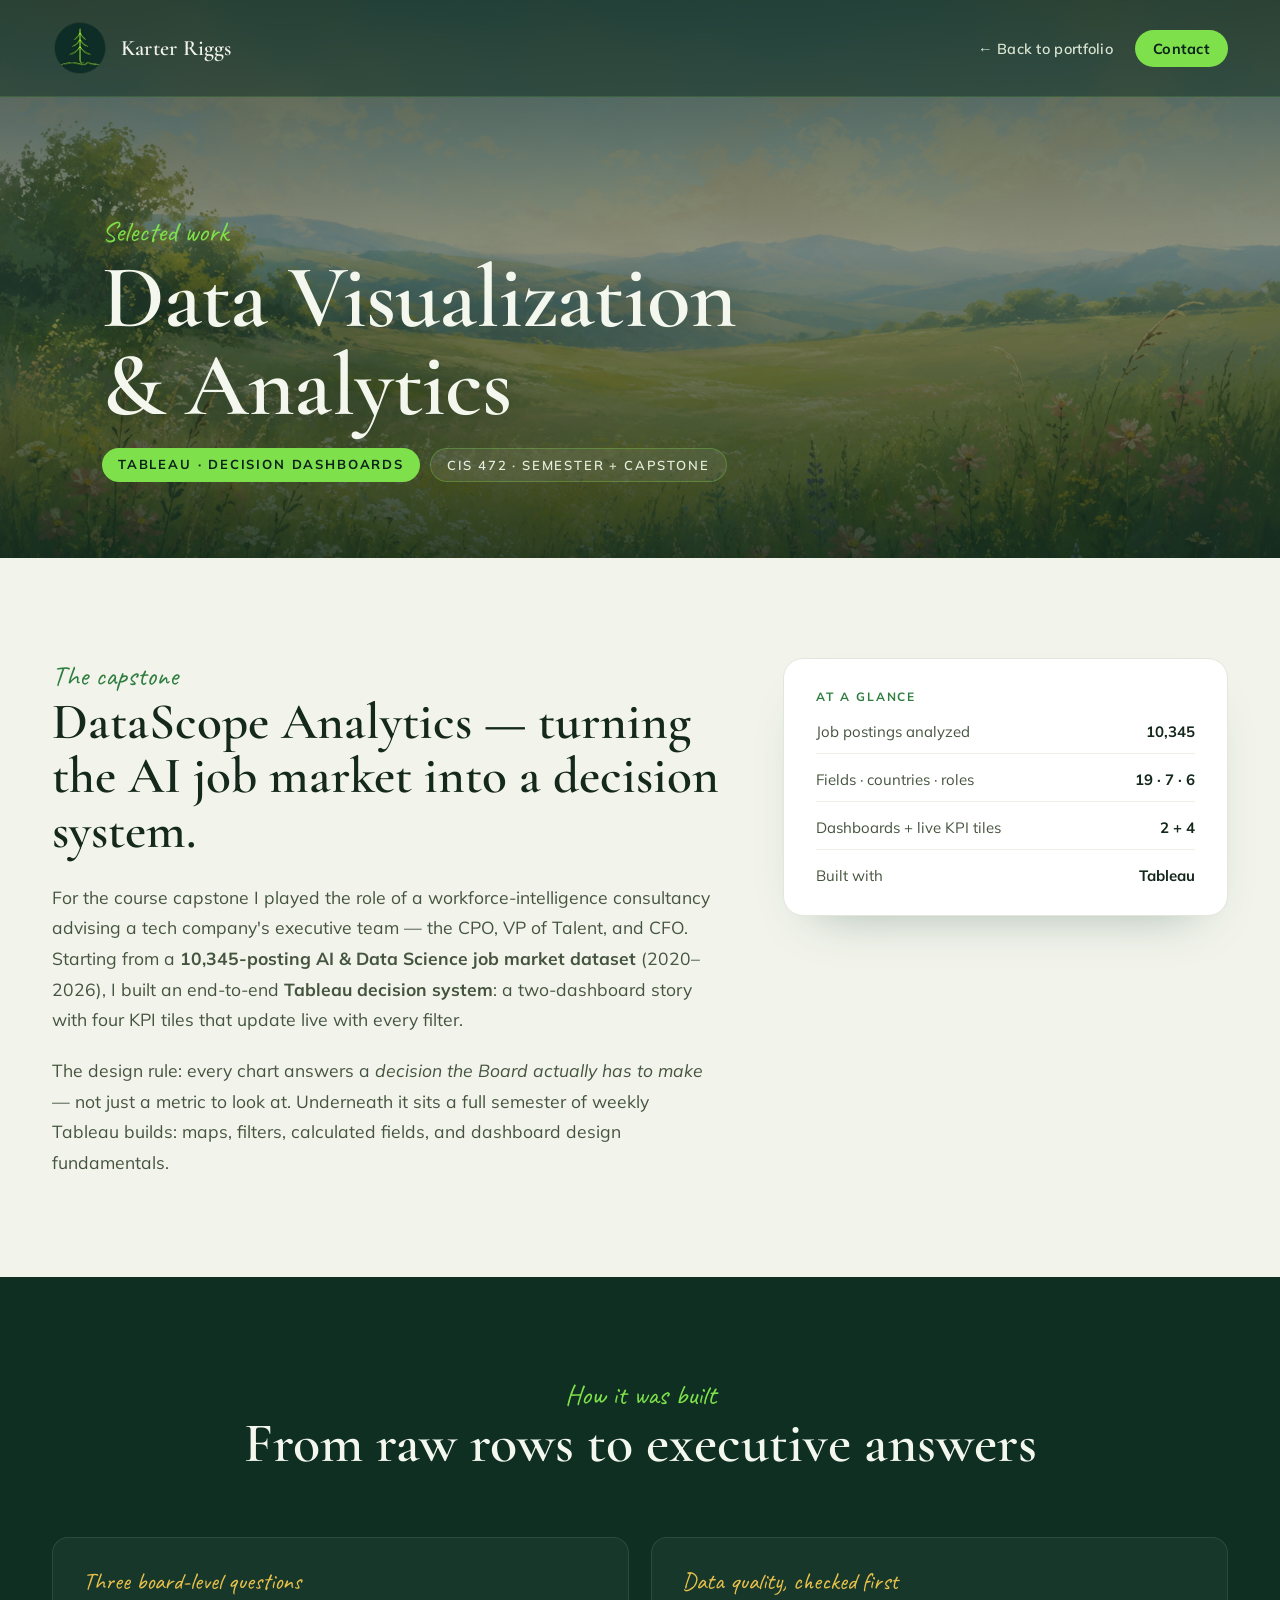
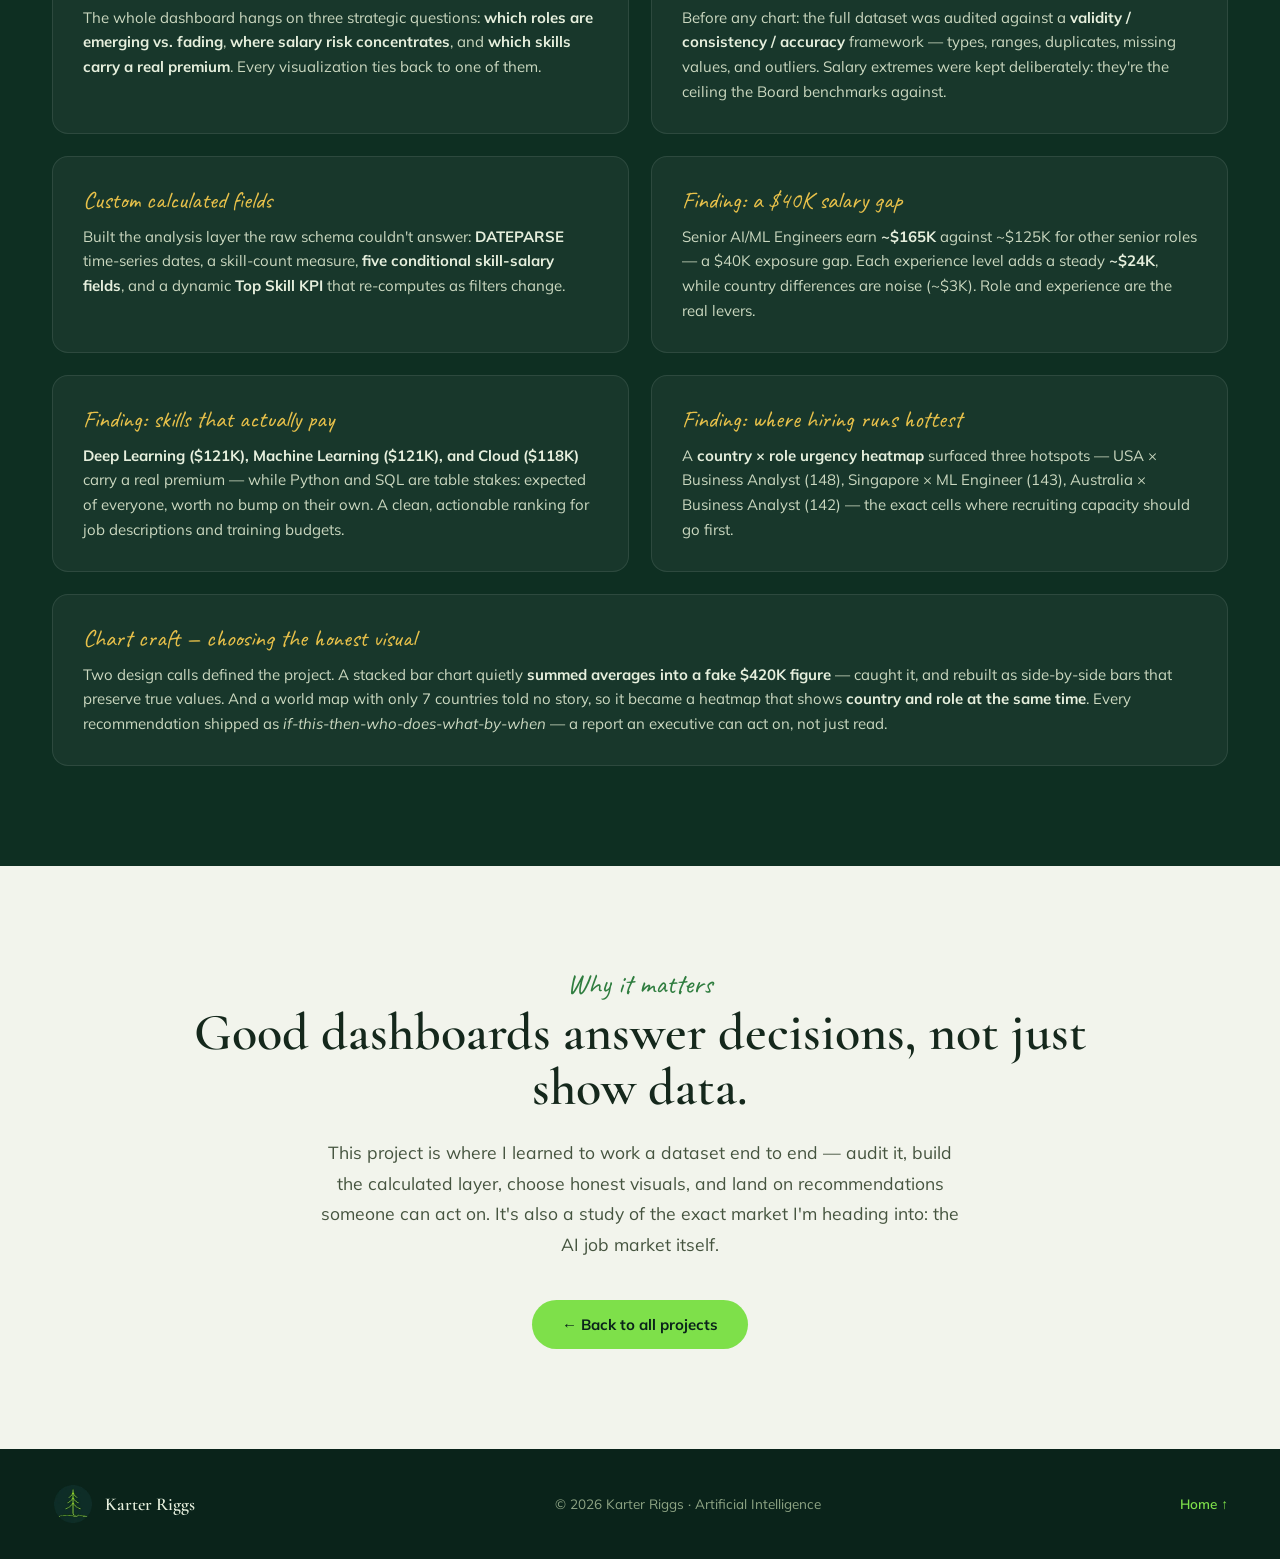
<file: projects/data-visualization.html>
<!DOCTYPE html>
<html lang="en">
<head>
<meta charset="utf-8">
<meta name="viewport" content="width=device-width, initial-scale=1">
<title>Data Visualization &amp; Analytics — Karter Riggs</title>
<meta name="description" content="DataScope Analytics: a 10,345-row AI job market dataset turned into an executive Tableau decision system — plus a semester of dashboard craft in Tableau.">
<meta name="author" content="Karter Riggs">
<link rel="preconnect" href="https://fonts.googleapis.com">
<link rel="preconnect" href="https://fonts.gstatic.com" crossorigin>
<link href="https://fonts.googleapis.com/css2?family=Cormorant+Garamond:wght@500;600;700&family=Mulish:wght@300;400;500;600;700;800&family=Caveat:wght@500;600&display=swap" rel="stylesheet">
<link rel="icon" href="../logo.png">
<style>
  html { scroll-behavior: smooth; scroll-padding-top: 92px; }
  body { margin: 0; background: #f2f4ec; -webkit-font-smoothing: antialiased; }
  * { box-sizing: border-box; }
  ::selection { background: #7ee04a; color: #0a231a; }
  a { -webkit-tap-highlight-color: transparent; }

  .navlink { transition: color .25s ease, background .25s ease; }
  .navlink:hover { color:#7ee04a; background:rgba(126,224,74,0.1); }
  .btn-lime { transition: filter .25s ease, transform .25s ease; }
  .btn-lime:hover { filter:brightness(1.08); transform:translateY(-2px); }
  .concept-card { transition: transform .35s cubic-bezier(.2,.7,.2,1), box-shadow .35s ease; }
  .concept-card:hover { transform:translateY(-6px); box-shadow:0 30px 60px -34px rgba(15,61,46,0.55); }

  .reveal { opacity:0; transform:translateY(30px); transition:opacity .9s cubic-bezier(.2,.7,.2,1), transform .9s cubic-bezier(.2,.7,.2,1); }
  .reveal.in { opacity:1; transform:none; }
  @media (prefers-reduced-motion: reduce){ .reveal{opacity:1 !important;transform:none !important;} }

  @media (max-width: 900px){
    .concepts-grid, .stats-row, .takeaway-grid { grid-template-columns: 1fr !important; }
    .sec { padding: 84px 22px !important; }
    nav[data-nav]{ padding:14px 20px !important; }
  }
</style>
</head>
<body>
<div style="font-family:'Mulish',sans-serif;color:#1c2a1e;overflow-x:hidden;">

  <!-- ============ NAV ============ -->
  <nav data-nav style="position:fixed;top:0;left:0;right:0;z-index:60;display:flex;align-items:center;justify-content:space-between;padding:20px 52px;background:rgba(14,47,34,0.5);backdrop-filter:blur(12px);-webkit-backdrop-filter:blur(12px);border-bottom:1px solid rgba(126,224,74,0.16);transition:background .45s ease, padding .45s ease, box-shadow .45s ease;">
    <a href="../index.html" style="display:flex;align-items:center;gap:13px;text-decoration:none;">
      <img src="../logo.png" alt="Karter Riggs logo" style="width:56px;height:56px;display:block;object-fit:contain;">
      <span style="font-family:'Cormorant Garamond',serif;font-size:22px;font-weight:600;color:#f2f4ec;letter-spacing:.01em;">Karter Riggs</span>
    </a>
    <div style="display:flex;align-items:center;gap:8px;flex-wrap:wrap;">
      <a href="../index.html#portfolio" class="navlink" style="text-decoration:none;color:#dbe6d3;font-size:14.5px;font-weight:600;letter-spacing:.02em;padding:8px 14px;border-radius:999px;">← Back to portfolio</a>
      <a href="../index.html#contact" class="btn-lime" style="text-decoration:none;color:#0a231a;background:#7ee04a;font-size:14.5px;font-weight:700;letter-spacing:.02em;padding:9px 18px;border-radius:999px;">Contact</a>
    </div>
  </nav>

  <!-- ============ HEADER ============ -->
  <section style="position:relative;min-height:62vh;display:flex;align-items:flex-end;overflow:hidden;">
    <div style="position:absolute;inset:0;width:100%;height:100%;z-index:0;background:url('../painted-meadow.png') center 30% / cover no-repeat;"></div>
    <div style="position:absolute;inset:0;z-index:1;pointer-events:none;background:linear-gradient(180deg, rgba(10,35,26,0.72) 0%, rgba(10,35,26,0.45) 45%, rgba(10,35,26,0.82) 100%);"></div>
    <div style="position:relative;z-index:2;max-width:1180px;margin:0 auto;padding:150px 52px 70px;width:100%;">
      <div class="reveal" style="font-family:'Caveat',cursive;font-size:28px;color:#7ee04a;line-height:1;margin-bottom:8px;">Selected work</div>
      <h1 class="reveal" style="font-family:'Cormorant Garamond',serif;font-weight:600;font-size:clamp(44px,7vw,92px);line-height:0.98;letter-spacing:-0.01em;color:#f4f7ee;margin:0 0 18px;text-shadow:0 2px 40px rgba(6,20,14,0.45);">Data Visualization<br>&amp; Analytics</h1>
      <div class="reveal" style="display:flex;gap:10px;flex-wrap:wrap;margin-bottom:6px;">
        <span style="font-size:13px;font-weight:700;letter-spacing:.14em;text-transform:uppercase;color:#0a231a;background:#7ee04a;border-radius:999px;padding:8px 16px;">Tableau · Decision Dashboards</span>
        <span style="font-size:13px;font-weight:600;letter-spacing:.14em;text-transform:uppercase;color:#e6efdd;background:rgba(255,255,255,0.08);border:1px solid rgba(126,224,74,0.3);border-radius:999px;padding:8px 16px;">CIS 472 · Semester + Capstone</span>
      </div>
    </div>
  </section>

  <!-- ============ OVERVIEW ============ -->
  <section class="sec" style="background:#f2f4ec;padding:100px 52px;">
    <div style="max-width:1180px;margin:0 auto;">
      <div class="takeaway-grid" style="display:grid;grid-template-columns:1.2fr 0.8fr;gap:64px;align-items:start;">
        <div class="reveal">
          <div style="font-family:'Caveat',cursive;font-size:28px;color:#2f7d3f;margin-bottom:2px;">The capstone</div>
          <h2 style="font-family:'Cormorant Garamond',serif;font-weight:600;font-size:clamp(32px,4vw,52px);line-height:1.06;color:#15281c;margin:0 0 24px;">DataScope Analytics — turning the AI job market into a decision system.</h2>
          <p style="font-size:17.5px;line-height:1.75;color:#45543f;margin:0 0 20px;">For the course capstone I played the role of a workforce-intelligence consultancy advising a tech company's executive team — the CPO, VP of Talent, and CFO. Starting from a <strong>10,345-posting AI &amp; Data Science job market dataset</strong> (2020–2026), I built an end-to-end <strong>Tableau decision system</strong>: a two-dashboard story with four KPI tiles that update live with every filter.</p>
          <p style="font-size:17.5px;line-height:1.75;color:#45543f;margin:0;">The design rule: every chart answers a <em>decision the Board actually has to make</em> — not just a metric to look at. Underneath it sits a full semester of weekly Tableau builds: maps, filters, calculated fields, and dashboard design fundamentals.</p>
        </div>
        <div class="reveal" style="background:#ffffff;border:1px solid #e3e7db;border-radius:20px;padding:30px 32px;box-shadow:0 24px 50px -32px rgba(15,61,46,0.4);">
          <div style="font-size:12px;letter-spacing:.16em;text-transform:uppercase;color:#2f7d3f;font-weight:700;margin-bottom:18px;">At a glance</div>
          <div style="display:flex;flex-direction:column;gap:16px;">
            <div style="display:flex;justify-content:space-between;gap:12px;border-bottom:1px solid #eef1e6;padding-bottom:12px;"><span style="font-size:15px;color:#45543f;">Job postings analyzed</span><span style="font-size:15px;font-weight:700;color:#15281c;">10,345</span></div>
            <div style="display:flex;justify-content:space-between;gap:12px;border-bottom:1px solid #eef1e6;padding-bottom:12px;"><span style="font-size:15px;color:#45543f;">Fields · countries · roles</span><span style="font-size:15px;font-weight:700;color:#15281c;">19 · 7 · 6</span></div>
            <div style="display:flex;justify-content:space-between;gap:12px;border-bottom:1px solid #eef1e6;padding-bottom:12px;"><span style="font-size:15px;color:#45543f;">Dashboards + live KPI tiles</span><span style="font-size:15px;font-weight:700;color:#15281c;">2 + 4</span></div>
            <div style="display:flex;justify-content:space-between;gap:12px;"><span style="font-size:15px;color:#45543f;">Built with</span><span style="font-size:15px;font-weight:700;color:#15281c;">Tableau</span></div>
          </div>
        </div>
      </div>
    </div>
  </section>

  <!-- ============ THE WORK ============ -->
  <section class="sec" style="background:#0e2f22;padding:100px 52px;">
    <div style="max-width:1180px;margin:0 auto;">
      <div class="reveal" style="text-align:center;margin-bottom:64px;">
        <div style="font-family:'Caveat',cursive;font-size:28px;color:#7ee04a;margin-bottom:2px;">How it was built</div>
        <h2 style="font-family:'Cormorant Garamond',serif;font-weight:600;font-size:clamp(32px,4.4vw,56px);line-height:1.04;color:#f4f7ee;margin:0;">From raw rows to executive answers</h2>
      </div>

      <div class="concepts-grid" style="display:grid;grid-template-columns:repeat(2,1fr);gap:22px;">

        <div class="reveal" style="background:rgba(255,255,255,0.045);border:1px solid rgba(255,255,255,0.09);border-radius:16px;padding:28px 30px;">
          <div style="font-family:'Caveat',cursive;font-size:24px;color:#e8c14a;margin-bottom:10px;">Three board-level questions</div>
          <p style="font-size:15px;line-height:1.65;color:#cbd8c0;margin:0;">The whole dashboard hangs on three strategic questions: <strong style="color:#e6efdd;">which roles are emerging vs. fading</strong>, <strong style="color:#e6efdd;">where salary risk concentrates</strong>, and <strong style="color:#e6efdd;">which skills carry a real premium</strong>. Every visualization ties back to one of them.</p>
        </div>

        <div class="reveal" style="background:rgba(255,255,255,0.045);border:1px solid rgba(255,255,255,0.09);border-radius:16px;padding:28px 30px;">
          <div style="font-family:'Caveat',cursive;font-size:24px;color:#e8c14a;margin-bottom:10px;">Data quality, checked first</div>
          <p style="font-size:15px;line-height:1.65;color:#cbd8c0;margin:0;">Before any chart: the full dataset was audited against a <strong style="color:#e6efdd;">validity / consistency / accuracy</strong> framework — types, ranges, duplicates, missing values, and outliers. Salary extremes were kept deliberately: they're the ceiling the Board benchmarks against.</p>
        </div>

        <div class="reveal" style="background:rgba(255,255,255,0.045);border:1px solid rgba(255,255,255,0.09);border-radius:16px;padding:28px 30px;">
          <div style="font-family:'Caveat',cursive;font-size:24px;color:#e8c14a;margin-bottom:10px;">Custom calculated fields</div>
          <p style="font-size:15px;line-height:1.65;color:#cbd8c0;margin:0;">Built the analysis layer the raw schema couldn't answer: <strong style="color:#e6efdd;">DATEPARSE</strong> time-series dates, a skill-count measure, <strong style="color:#e6efdd;">five conditional skill-salary fields</strong>, and a dynamic <strong style="color:#e6efdd;">Top Skill KPI</strong> that re-computes as filters change.</p>
        </div>

        <div class="reveal" style="background:rgba(255,255,255,0.045);border:1px solid rgba(255,255,255,0.09);border-radius:16px;padding:28px 30px;">
          <div style="font-family:'Caveat',cursive;font-size:24px;color:#e8c14a;margin-bottom:10px;">Finding: a $40K salary gap</div>
          <p style="font-size:15px;line-height:1.65;color:#cbd8c0;margin:0;">Senior AI/ML Engineers earn <strong style="color:#e6efdd;">~$165K</strong> against ~$125K for other senior roles — a $40K exposure gap. Each experience level adds a steady <strong style="color:#e6efdd;">~$24K</strong>, while country differences are noise (~$3K). Role and experience are the real levers.</p>
        </div>

        <div class="reveal" style="background:rgba(255,255,255,0.045);border:1px solid rgba(255,255,255,0.09);border-radius:16px;padding:28px 30px;">
          <div style="font-family:'Caveat',cursive;font-size:24px;color:#e8c14a;margin-bottom:10px;">Finding: skills that actually pay</div>
          <p style="font-size:15px;line-height:1.65;color:#cbd8c0;margin:0;"><strong style="color:#e6efdd;">Deep Learning ($121K), Machine Learning ($121K), and Cloud ($118K)</strong> carry a real premium — while Python and SQL are table stakes: expected of everyone, worth no bump on their own. A clean, actionable ranking for job descriptions and training budgets.</p>
        </div>

        <div class="reveal" style="background:rgba(255,255,255,0.045);border:1px solid rgba(255,255,255,0.09);border-radius:16px;padding:28px 30px;">
          <div style="font-family:'Caveat',cursive;font-size:24px;color:#e8c14a;margin-bottom:10px;">Finding: where hiring runs hottest</div>
          <p style="font-size:15px;line-height:1.65;color:#cbd8c0;margin:0;">A <strong style="color:#e6efdd;">country × role urgency heatmap</strong> surfaced three hotspots — USA × Business Analyst (148), Singapore × ML Engineer (143), Australia × Business Analyst (142) — the exact cells where recruiting capacity should go first.</p>
        </div>

        <div class="reveal" style="background:rgba(255,255,255,0.045);border:1px solid rgba(255,255,255,0.09);border-radius:16px;padding:28px 30px;grid-column:1 / -1;">
          <div style="font-family:'Caveat',cursive;font-size:24px;color:#e8c14a;margin-bottom:10px;">Chart craft — choosing the honest visual</div>
          <p style="font-size:15px;line-height:1.65;color:#cbd8c0;margin:0;">Two design calls defined the project. A stacked bar chart quietly <strong style="color:#e6efdd;">summed averages into a fake $420K figure</strong> — caught it, and rebuilt as side-by-side bars that preserve true values. And a world map with only 7 countries told no story, so it became a heatmap that shows <strong style="color:#e6efdd;">country and role at the same time</strong>. Every recommendation shipped as <em>if-this-then-who-does-what-by-when</em> — a report an executive can act on, not just read.</p>
        </div>

      </div>
    </div>
  </section>

  <!-- ============ TAKEAWAY ============ -->
  <section class="sec" style="background:#f2f4ec;padding:100px 52px;">
    <div style="max-width:900px;margin:0 auto;text-align:center;">
      <div class="reveal" style="font-family:'Caveat',cursive;font-size:28px;color:#2f7d3f;margin-bottom:4px;">Why it matters</div>
      <h2 class="reveal" style="font-family:'Cormorant Garamond',serif;font-weight:600;font-size:clamp(30px,4.4vw,52px);line-height:1.06;color:#15281c;margin:0 0 22px;">Good dashboards answer decisions, not just show data.</h2>
      <p class="reveal" style="font-size:17.5px;line-height:1.75;color:#45543f;margin:0 auto 40px;max-width:640px;">This project is where I learned to work a dataset end to end — audit it, build the calculated layer, choose honest visuals, and land on recommendations someone can act on. It's also a study of the exact market I'm heading into: the AI job market itself.</p>
      <div class="reveal" style="display:flex;gap:16px;flex-wrap:wrap;justify-content:center;">
        <a href="../index.html#portfolio" class="btn-lime" style="display:inline-flex;align-items:center;gap:9px;text-decoration:none;background:#7ee04a;color:#0a231a;font-weight:700;font-size:15px;padding:15px 30px;border-radius:999px;">← Back to all projects</a>
      </div>
    </div>
  </section>

  <!-- ============ FOOTER ============ -->
  <footer style="background:#0a231a;padding:34px 52px;">
    <div style="max-width:1180px;margin:0 auto;display:flex;align-items:center;justify-content:space-between;gap:16px;flex-wrap:wrap;">
      <div style="display:flex;align-items:center;gap:11px;">
        <img src="../logo.png" alt="Karter Riggs logo" style="width:42px;height:42px;display:block;object-fit:contain;">
        <span style="font-family:'Cormorant Garamond',serif;font-size:18px;font-weight:600;color:#e6efdd;">Karter Riggs</span>
      </div>
      <div style="font-size:13.5px;color:#8fa585;">© 2026 Karter Riggs · Artificial Intelligence</div>
      <a href="../index.html" style="text-decoration:none;font-size:13.5px;font-weight:600;color:#7ee04a;">Home ↑</a>
    </div>
  </footer>

</div>

<script>
(function () {
  "use strict";
  var nav = document.querySelector("[data-nav]");
  function onScroll() {
    if (!nav) return;
    if (window.scrollY > 40) {
      nav.style.background = "rgba(9,32,24,0.93)";
      nav.style.paddingTop = "13px";
      nav.style.paddingBottom = "13px";
      nav.style.boxShadow = "0 12px 34px rgba(0,0,0,0.28)";
    } else {
      nav.style.background = "rgba(14,47,34,0.5)";
      nav.style.paddingTop = "20px";
      nav.style.paddingBottom = "20px";
      nav.style.boxShadow = "none";
    }
  }
  window.addEventListener("scroll", onScroll, { passive: true });
  onScroll();

  var els = document.querySelectorAll(".reveal");
  if ("IntersectionObserver" in window) {
    var io = new IntersectionObserver(function (entries) {
      entries.forEach(function (e) {
        if (e.isIntersecting) { e.target.classList.add("in"); io.unobserve(e.target); }
      });
    }, { threshold: 0.1, rootMargin: "0px 0px -8% 0px" });
    els.forEach(function (el) { io.observe(el); });
  } else {
    els.forEach(function (el) { el.classList.add("in"); });
  }
})();
</script>
</body>
</html>
</file>
